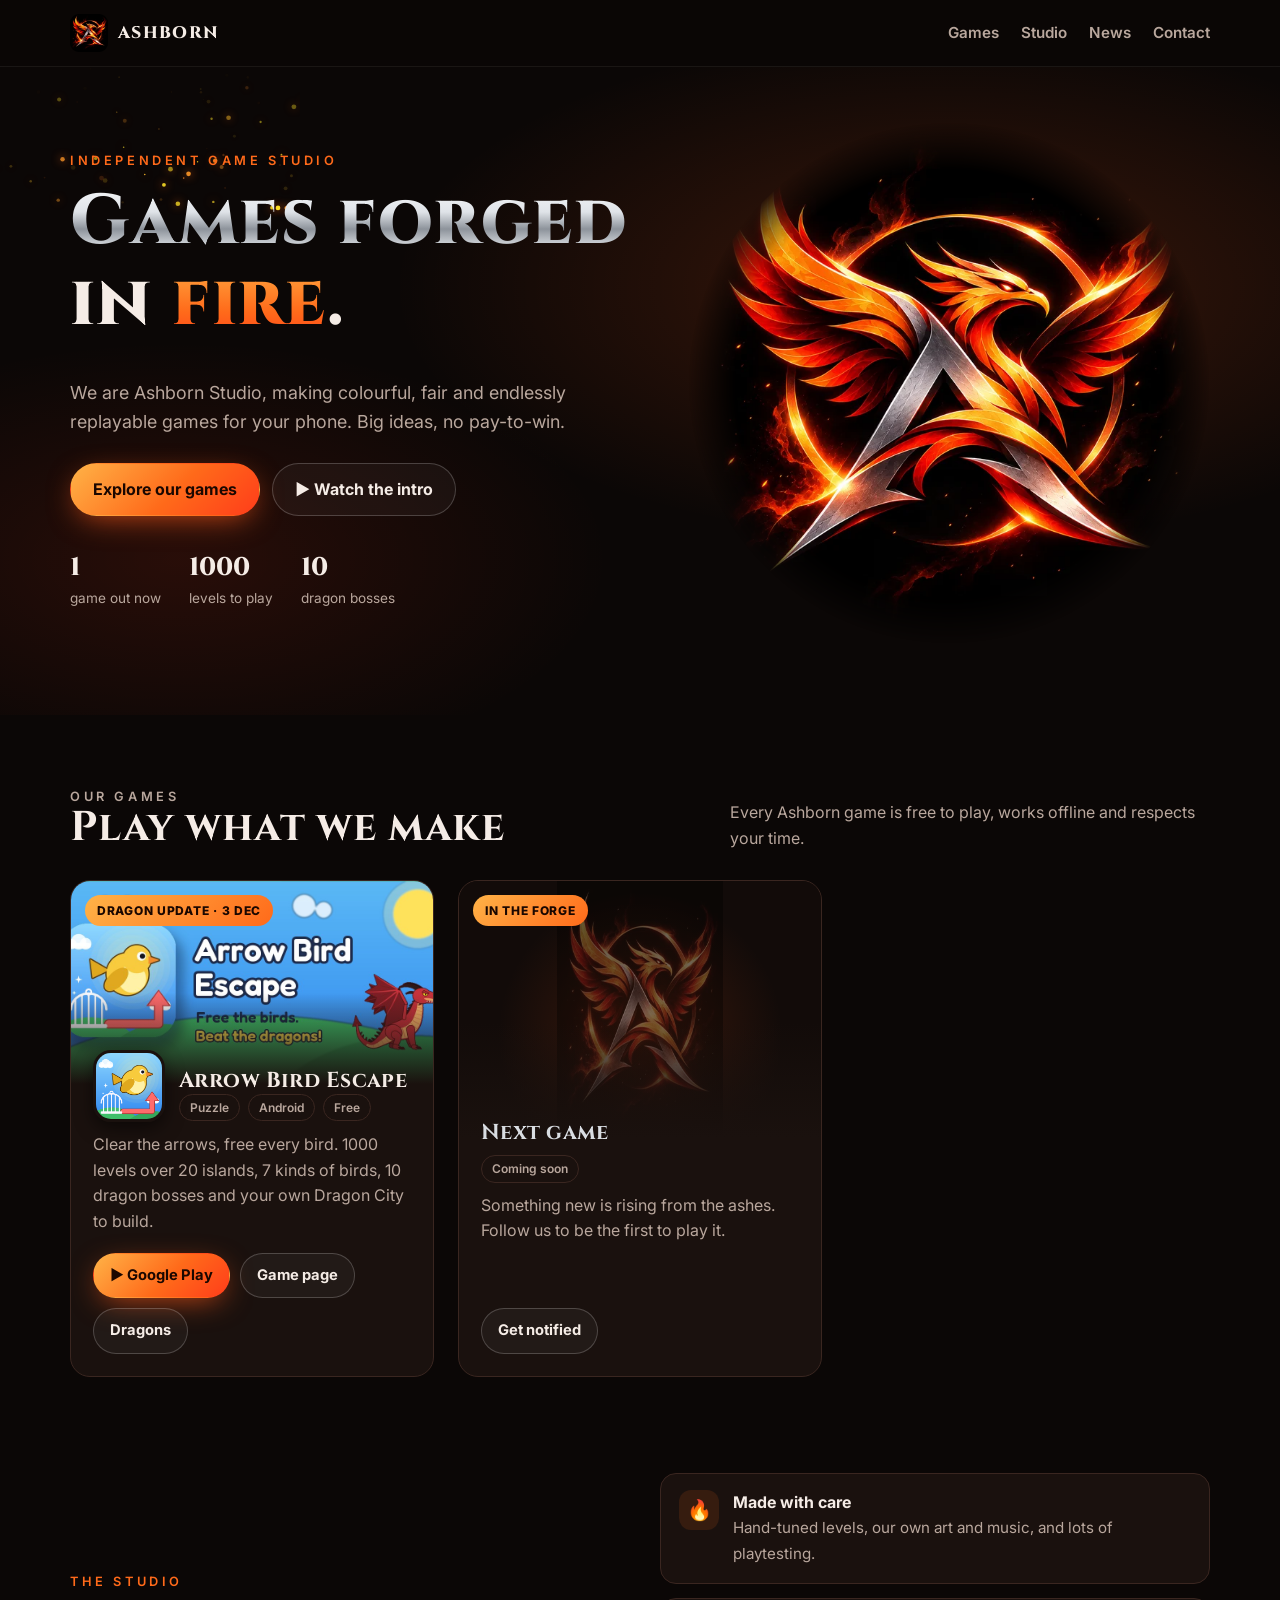
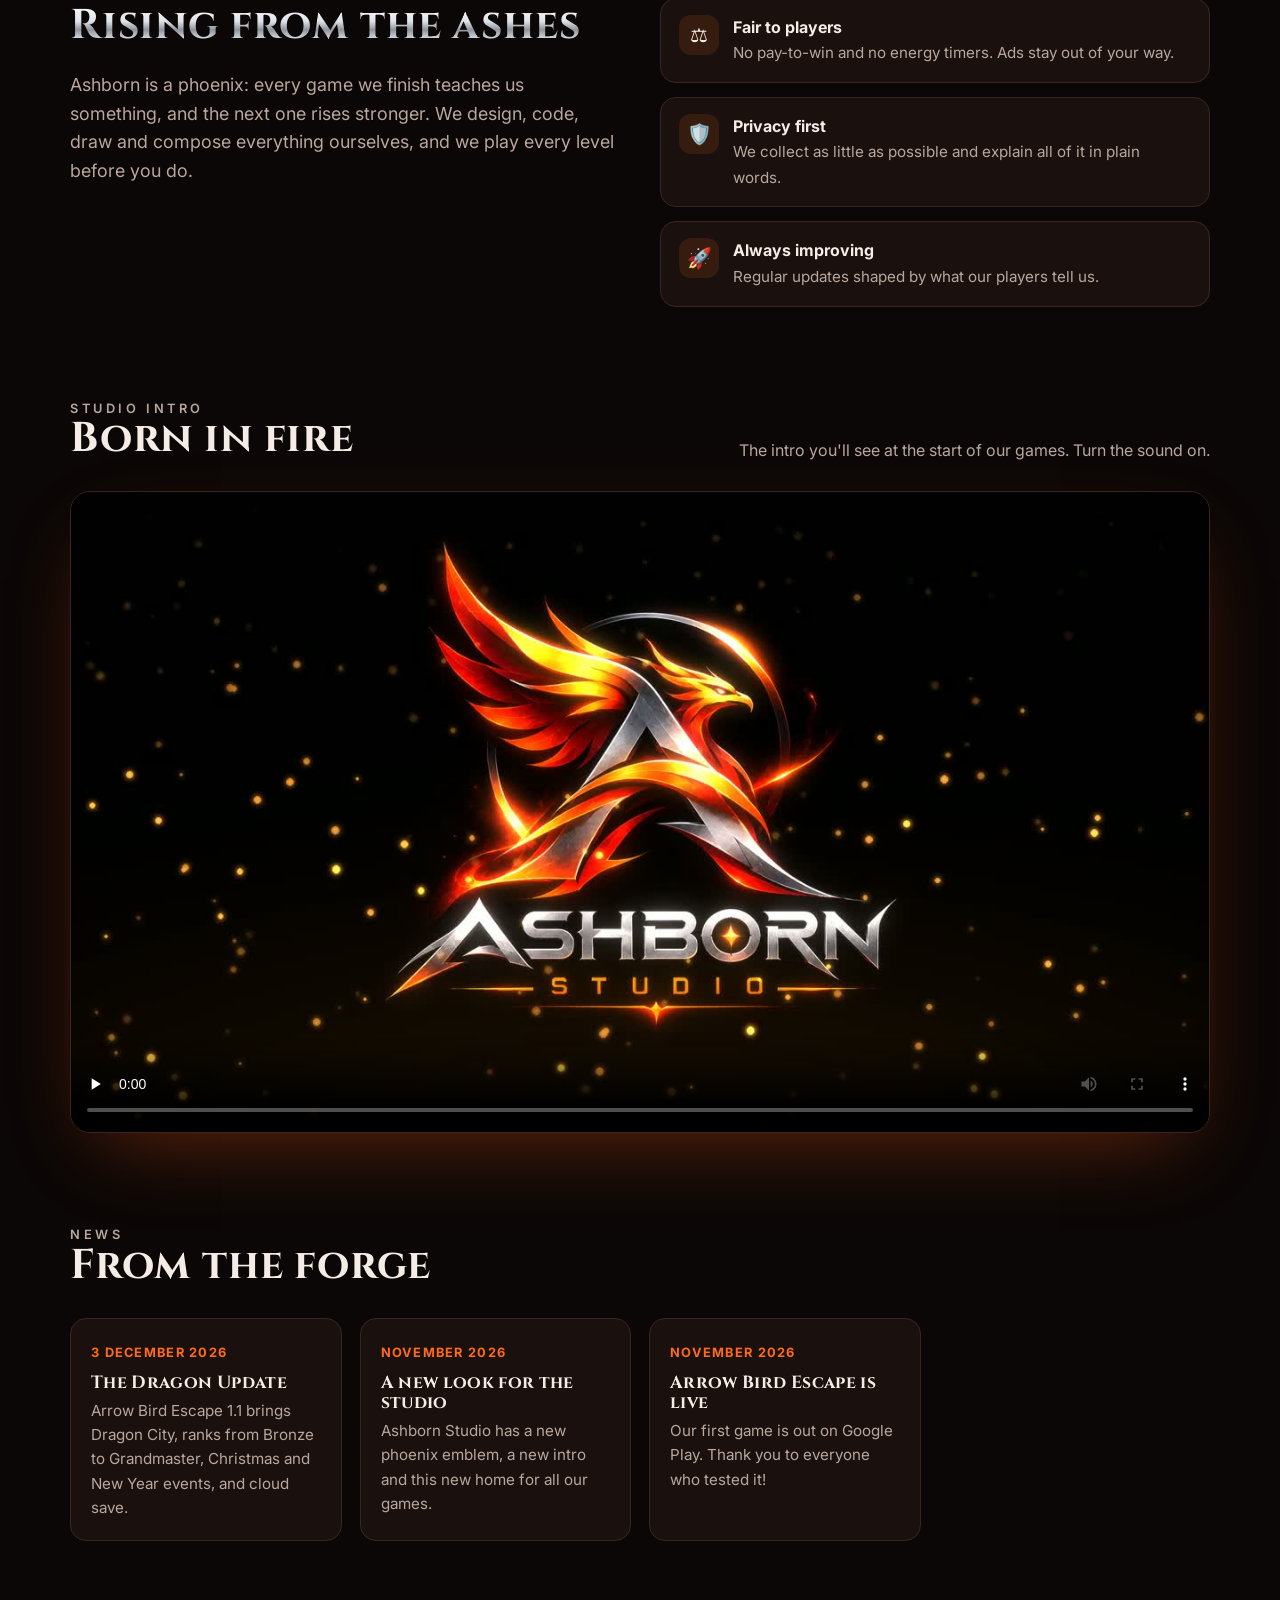
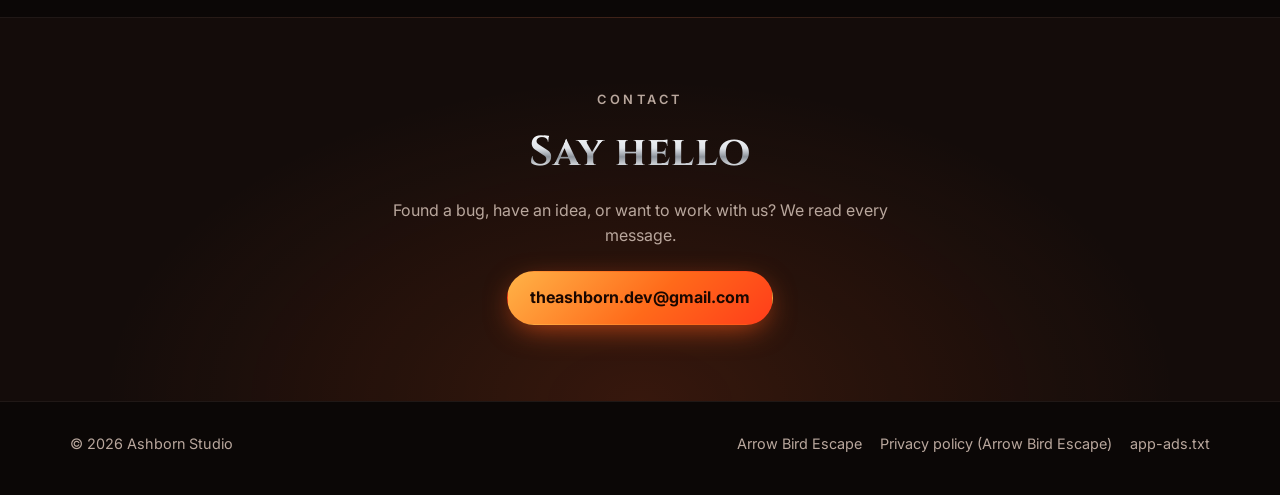
<file: index.html>
<!doctype html>
<html lang="en">
<head>
<meta charset="utf-8">
<meta name="viewport" content="width=device-width, initial-scale=1, viewport-fit=cover">
<title>Ashborn Studio · Indie games forged in fire</title>
<meta name="description" content="Ashborn Studio is an independent game studio making colourful, fair and replayable mobile games. Home of Arrow Bird Escape.">
<meta name="theme-color" content="#0b0706">
<link rel="canonical" href="https://theashborndev.github.io/">
<link rel="icon" type="image/png" href="favicon.png">
<link rel="apple-touch-icon" href="apple-touch-icon.png">
<meta property="og:type" content="website">
<meta property="og:site_name" content="Ashborn Studio">
<meta property="og:title" content="Ashborn Studio · Indie games forged in fire">
<meta property="og:description" content="An independent game studio making colourful, fair and replayable mobile games.">
<meta property="og:image" content="https://theashborndev.github.io/studio/og.jpg">
<meta property="og:url" content="https://theashborndev.github.io/">
<meta name="twitter:card" content="summary_large_image">
<link rel="preconnect" href="https://fonts.googleapis.com">
<link rel="preconnect" href="https://fonts.gstatic.com" crossorigin>
<link rel="stylesheet" href="https://fonts.googleapis.com/css2?family=Cinzel:wght@600;800&family=Inter:wght@400;500;600;700&display=swap">
<style>
  :root {
    --bg: #0b0706; --bg2: #140c0a; --card: #1a110e; --line: #3a2620;
    --text: #f5ece6; --dim: #b9a79d; --fire: #ff6a1a; --fire2: #ffb347; --ember: #ff3d1a; --silver: #d9dde2;
    --r: 20px;
  }
  * { box-sizing: border-box; }
  html { scroll-behavior: smooth; }
  body { margin: 0; background: var(--bg); color: var(--text); font: 16px/1.6 Inter, system-ui, sans-serif; -webkit-font-smoothing: antialiased; }
  a { color: var(--fire2); }
  img, video { max-width: 100%; display: block; }
  .wrap { width: min(1140px, 100% - 32px); margin-inline: auto; }
  .skip { position: absolute; left: -999px; }
  .skip:focus { left: 16px; top: 16px; background: #fff; color: #000; padding: 8px 12px; z-index: 99; }
  h1, h2, h3 { font-family: Cinzel, Georgia, serif; line-height: 1.15; margin: 0 0 .5em; letter-spacing: .02em; }
  .kicker { font: 600 .8rem/1 Inter, sans-serif; letter-spacing: .28em; text-transform: uppercase; color: var(--fire); margin: 0 0 14px; }
  .metal { background: linear-gradient(180deg, #fff 0%, #dfe3e8 40%, #8d939b 58%, #eef1f4 82%, #a9afb7 100%); -webkit-background-clip: text; background-clip: text; color: transparent; }
  .btn { display: inline-flex; align-items: center; gap: 10px; padding: 13px 22px; border-radius: 999px; font-weight: 700; text-decoration: none; border: 1px solid transparent; transition: transform .15s, box-shadow .2s, background .2s; }
  .btn:hover { transform: translateY(-2px); }
  .btn-fire { background: linear-gradient(135deg, var(--fire2), var(--fire) 55%, var(--ember)); color: #1a0700; box-shadow: 0 8px 30px -8px #ff5a1acc; }
  .btn-ghost { border-color: #ffffff33; color: var(--text); background: #ffffff0a; }
  .btn-ghost:hover { background: #ffffff16; }

  /* Header */
  .top { position: sticky; top: 0; z-index: 20; backdrop-filter: blur(10px); background: #0b0706cc; border-bottom: 1px solid #ffffff10; }
  .top .wrap { display: flex; align-items: center; justify-content: space-between; height: 66px; }
  .brand { display: flex; align-items: center; gap: 10px; color: var(--text); text-decoration: none; font: 800 1.05rem Cinzel, serif; letter-spacing: .08em; }
  .brand img { width: 38px; height: 38px; border-radius: 9px; }
  .nav { display: flex; gap: 22px; }
  .nav a { color: var(--dim); text-decoration: none; font-weight: 600; font-size: .95rem; }
  .nav a:hover { color: var(--text); }
  @media (max-width: 640px) { .nav a.hide-sm { display: none; } .nav { gap: 16px; } }

  /* Hero */
  .hero { position: relative; overflow: hidden; padding: 56px 0 72px; isolation: isolate; }
  .hero::before { content: ""; position: absolute; inset: -20% -10% auto; height: 120%; z-index: -2;
    background: radial-gradient(60% 55% at 70% 45%, #ff5a1a33 0%, transparent 60%), radial-gradient(40% 40% at 20% 80%, #ff3d1a1f 0%, transparent 70%); }
  #embers { position: absolute; inset: 0; z-index: -1; pointer-events: none; }
  .hero-grid { display: grid; grid-template-columns: 1.05fr .95fr; gap: 40px; align-items: center; }
  .hero h1 { font-size: clamp(2.4rem, 6vw, 4.4rem); font-weight: 800; }
  .hero h1 .fire { background: linear-gradient(180deg, var(--fire2), var(--fire) 60%, var(--ember)); -webkit-background-clip: text; background-clip: text; color: transparent; }
  .lead { color: var(--dim); font-size: 1.12rem; max-width: 34em; }
  .cta { display: flex; flex-wrap: wrap; gap: 12px; margin-top: 26px; }
  .emblem { position: relative; aspect-ratio: 1; width: min(520px, 100%); margin-inline: auto; border-radius: 50%; }
  .emblem video, .emblem img { width: 100%; height: 100%; object-fit: cover; border-radius: 50%;
    -webkit-mask: radial-gradient(circle, #000 58%, transparent 71%); mask: radial-gradient(circle, #000 58%, transparent 71%); }
  .stats { display: flex; gap: 28px; margin-top: 34px; flex-wrap: wrap; }
  .stat b { display: block; font: 800 1.6rem Cinzel, serif; color: var(--text); }
  .stat span { color: var(--dim); font-size: .85rem; }
  @media (max-width: 860px) { .hero-grid { grid-template-columns: 1fr; } .emblem { width: min(360px, 90%); order: -1; } .hero { padding-top: 24px; } }

  section { padding: 76px 0; }
  .sec-head { display: flex; justify-content: space-between; align-items: end; gap: 20px; margin-bottom: 28px; flex-wrap: wrap; }
  .sec-head h2 { font-size: clamp(1.8rem, 4vw, 2.6rem); margin: 0; }
  .sec-head p { color: var(--dim); margin: 0; max-width: 30em; }

  /* Games */
  .games { display: grid; grid-template-columns: repeat(auto-fill, minmax(min(320px, 100%), 1fr)); gap: 24px; }
  .game { position: relative; background: var(--card); border: 1px solid var(--line); border-radius: var(--r); overflow: hidden; display: flex; flex-direction: column;
    transition: transform .25s, border-color .25s, box-shadow .25s; }
  .game:hover { transform: translateY(-4px); border-color: #ff6a1a66; box-shadow: 0 20px 50px -20px #ff5a1a80; }
  .game .art { aspect-ratio: 16/9; background: #222 center/cover; position: relative; }
  .game .art::after { content: ""; position: absolute; inset: 0; background: linear-gradient(180deg, transparent 55%, var(--card)); }
  .ribbon { position: absolute; top: 14px; left: 14px; z-index: 2; background: linear-gradient(135deg, var(--fire2), var(--fire)); color: #1a0700; font-weight: 800; font-size: .75rem; letter-spacing: .06em; padding: 6px 12px; border-radius: 999px; text-transform: uppercase; }
  .game .body { padding: 0 22px 22px; margin-top: -34px; position: relative; z-index: 1; display: flex; flex-direction: column; gap: 10px; flex: 1; }
  .game .title { display: flex; align-items: center; gap: 14px; }
  .game .icon { width: 72px; height: 72px; border-radius: 18px; border: 3px solid var(--card); box-shadow: 0 6px 18px #0008; }
  .game h3 { font-size: 1.35rem; margin: 18px 0 0; }
  .tags { display: flex; gap: 8px; flex-wrap: wrap; }
  .tag { font-size: .75rem; font-weight: 600; color: var(--dim); border: 1px solid var(--line); padding: 3px 10px; border-radius: 999px; }
  .game p { color: var(--dim); margin: 0; }
  .game .actions { display: flex; gap: 10px; flex-wrap: wrap; margin-top: auto; padding-top: 8px; }
  .game .btn { padding: 10px 16px; font-size: .92rem; }
  .soon .art { display: grid; place-items: center; background: radial-gradient(circle at 50% 60%, #ff5a1a2e, transparent 60%), #120b09; }
  .soon .art img { width: 46%; opacity: .35; filter: grayscale(.3) blur(.5px); animation: breathe 4s ease-in-out infinite; }
  .soon h3 { color: var(--silver); }
  @keyframes breathe { 50% { opacity: .55; transform: scale(1.04); } }

  /* About */
  .about { display: grid; grid-template-columns: 1fr 1fr; gap: 40px; align-items: center; }
  .values { display: grid; gap: 14px; }
  .value { display: flex; gap: 14px; background: var(--card); border: 1px solid var(--line); border-radius: 16px; padding: 16px 18px; }
  .value .ic { flex: none; width: 40px; height: 40px; border-radius: 12px; display: grid; place-items: center; background: #ff6a1a1f; font-size: 1.25rem; }
  .value b { display: block; }
  .value span { color: var(--dim); font-size: .95rem; }
  @media (max-width: 860px) { .about { grid-template-columns: 1fr; } }

  /* Intro reel */
  .reel { border-radius: var(--r); overflow: hidden; border: 1px solid var(--line); background: #000; box-shadow: 0 30px 80px -30px #ff5a1a66; }
  .reel video { width: 100%; aspect-ratio: 16/9; }

  /* News */
  .news { display: grid; grid-template-columns: repeat(auto-fill, minmax(min(260px, 100%), 1fr)); gap: 18px; }
  .post { background: var(--card); border: 1px solid var(--line); border-radius: 16px; padding: 20px; }
  .post time { color: var(--fire); font-weight: 700; font-size: .8rem; letter-spacing: .1em; text-transform: uppercase; }
  .post h3 { font-size: 1.1rem; margin: 8px 0 6px; }
  .post p { color: var(--dim); margin: 0; font-size: .95rem; }

  /* Contact */
  .contact { text-align: center; background: radial-gradient(60% 120% at 50% 100%, #ff5a1a26, transparent 70%), var(--bg2); border-block: 1px solid #ffffff0d; }
  .contact h2 { font-size: clamp(1.8rem, 4vw, 2.6rem); }
  .contact p { color: var(--dim); max-width: 34em; margin: 0 auto 22px; }

  footer { padding: 30px 0 40px; color: var(--dim); font-size: .9rem; }
  footer .wrap { display: flex; justify-content: space-between; gap: 18px; flex-wrap: wrap; align-items: center; }
  footer nav { display: flex; gap: 18px; flex-wrap: wrap; }
  footer a { color: var(--dim); text-decoration: none; }
  footer a:hover { color: var(--text); }

  .reveal { opacity: 0; transform: translateY(18px); transition: opacity .7s, transform .7s; }
  .reveal.in { opacity: 1; transform: none; }
  @media (prefers-reduced-motion: reduce) { .reveal { opacity: 1; transform: none; transition: none; } .soon .art img { animation: none; } html { scroll-behavior: auto; } }
</style>
</head>
<body>
<a class="skip" href="#main">Skip to content</a>
<header class="top">
  <div class="wrap">
    <a class="brand" href="./" aria-label="Ashborn Studio home"><img src="studio/emblem-256.webp" alt="" width="38" height="38">ASHBORN</a>
    <nav class="nav" aria-label="Main">
      <a href="#games">Games</a>
      <a href="#studio" class="hide-sm">Studio</a>
      <a href="#news" class="hide-sm">News</a>
      <a href="#contact">Contact</a>
    </nav>
  </div>
</header>

<main id="main">
  <div class="hero">
    <canvas id="embers" aria-hidden="true"></canvas>
    <div class="wrap hero-grid">
      <div>
        <p class="kicker">Independent game studio</p>
        <h1><span class="metal">Games</span> <span class="metal">forged</span><br>in <span class="fire">fire</span>.</h1>
        <p class="lead">We are Ashborn Studio, making colourful, fair and endlessly replayable games for your phone. Big ideas, no pay-to-win.</p>
        <div class="cta">
          <a class="btn btn-fire" href="#games">Explore our games</a>
          <a class="btn btn-ghost" href="#reel">▶ Watch the intro</a>
        </div>
        <div class="stats">
          <div class="stat"><b>1</b><span>game out now</span></div>
          <div class="stat"><b>1000</b><span>levels to play</span></div>
          <div class="stat"><b>10</b><span>dragon bosses</span></div>
        </div>
      </div>
      <div class="emblem">
        <video autoplay muted loop playsinline poster="studio/emblem.webp" aria-label="The Ashborn Studio phoenix emblem, burning">
          <source src="studio/emblem-loop.mp4" type="video/mp4">
        </video>
      </div>
    </div>
  </div>

  <section id="games">
    <div class="wrap">
      <div class="sec-head reveal">
        <div><p class="kicker">Our games</p><h2>Play what we make</h2></div>
        <p>Every Ashborn game is free to play, works offline and respects your time.</p>
      </div>
      <div class="games">
        <article class="game reveal">
          <div class="art" style="background-image:url('arrow-bird-escape/img/banner.jpg')"><span class="ribbon">Dragon Update · 3 Dec</span></div>
          <div class="body">
            <div class="title">
              <img class="icon" src="arrow-bird-escape/img/icon.png" alt="Arrow Bird Escape icon" width="72" height="72">
              <div><h3>Arrow Bird Escape</h3><div class="tags"><span class="tag">Puzzle</span><span class="tag">Android</span><span class="tag">Free</span></div></div>
            </div>
            <p>Clear the arrows, free every bird. 1000 levels over 20 islands, 7 kinds of birds, 10 dragon bosses and your own Dragon City to build.</p>
            <div class="actions">
              <a class="btn btn-fire" href="https://play.google.com/store/apps/details?id=com.mhssolutions.arrowbirdescape" target="_blank" rel="noopener">▶ Google Play</a>
              <a class="btn btn-ghost" href="arrow-bird-escape/">Game page</a>
              <a class="btn btn-ghost" href="arrow-bird-escape/dragons.html">Dragons</a>
            </div>
          </div>
        </article>

        <article class="game soon reveal">
          <div class="art"><img src="studio/emblem-256.webp" alt="" width="256" height="256"><span class="ribbon">In the forge</span></div>
          <div class="body">
            <h3>Next game</h3>
            <div class="tags"><span class="tag">Coming soon</span></div>
            <p>Something new is rising from the ashes. Follow us to be the first to play it.</p>
            <div class="actions"><a class="btn btn-ghost" href="#contact">Get notified</a></div>
          </div>
        </article>
      </div>
    </div>
  </section>

  <section id="studio" style="padding-top:20px">
    <div class="wrap about">
      <div class="reveal">
        <p class="kicker">The studio</p>
        <h2 class="metal" style="font-size:clamp(1.8rem,4vw,2.6rem)">Rising from the ashes</h2>
        <p class="lead">Ashborn is a phoenix: every game we finish teaches us something, and the next one rises stronger. We design, code, draw and compose everything ourselves, and we play every level before you do.</p>
      </div>
      <div class="values reveal">
        <div class="value"><div class="ic">🔥</div><div><b>Made with care</b><span>Hand-tuned levels, our own art and music, and lots of playtesting.</span></div></div>
        <div class="value"><div class="ic">⚖️</div><div><b>Fair to players</b><span>No pay-to-win and no energy timers. Ads stay out of your way.</span></div></div>
        <div class="value"><div class="ic">🛡️</div><div><b>Privacy first</b><span>We collect as little as possible and explain all of it in plain words.</span></div></div>
        <div class="value"><div class="ic">🚀</div><div><b>Always improving</b><span>Regular updates shaped by what our players tell us.</span></div></div>
      </div>
    </div>
  </section>

  <section id="reel" style="padding-top:20px">
    <div class="wrap">
      <div class="sec-head reveal"><div><p class="kicker">Studio intro</p><h2>Born in fire</h2></div><p>The intro you'll see at the start of our games. Turn the sound on.</p></div>
      <div class="reel reveal">
        <video controls playsinline preload="none" poster="studio/intro-poster.jpg">
          <source src="studio/intro.mp4" type="video/mp4">
        </video>
      </div>
    </div>
  </section>

  <section id="news" style="padding-top:20px">
    <div class="wrap">
      <div class="sec-head reveal"><div><p class="kicker">News</p><h2>From the forge</h2></div></div>
      <div class="news">
        <article class="post reveal"><time datetime="2026-12-03">3 December 2026</time><h3>The Dragon Update</h3><p>Arrow Bird Escape 1.1 brings Dragon City, ranks from Bronze to Grandmaster, Christmas and New Year events, and cloud save.</p></article>
        <article class="post reveal"><time datetime="2026-11-14">November 2026</time><h3>A new look for the studio</h3><p>Ashborn Studio has a new phoenix emblem, a new intro and this new home for all our games.</p></article>
        <article class="post reveal"><time datetime="2026-11-06">November 2026</time><h3>Arrow Bird Escape is live</h3><p>Our first game is out on Google Play. Thank you to everyone who tested it!</p></article>
      </div>
    </div>
  </section>

  <section class="contact" id="contact">
    <div class="wrap reveal">
      <p class="kicker">Contact</p>
      <h2 class="metal">Say hello</h2>
      <p>Found a bug, have an idea, or want to work with us? We read every message.</p>
      <a class="btn btn-fire" href="mailto:theashborn.dev@gmail.com">theashborn.dev@gmail.com</a>
    </div>
  </section>
</main>

<footer>
  <div class="wrap">
    <span>© <span data-year>2026</span> Ashborn Studio</span>
    <nav aria-label="Footer">
      <a href="arrow-bird-escape/">Arrow Bird Escape</a>
      <a href="arrow-bird-escape/privacy.html">Privacy policy (Arrow Bird Escape)</a>
      <a href="app-ads.txt">app-ads.txt</a>
    </nav>
  </div>
</footer>

<script>
document.querySelectorAll("[data-year]").forEach(function (el) { el.textContent = new Date().getFullYear(); });
// Fade sections in as they scroll into view.
(function () {
  var els = document.querySelectorAll(".reveal");
  if (!("IntersectionObserver" in window)) { els.forEach(function (e) { e.classList.add("in"); }); return; }
  var io = new IntersectionObserver(function (es) { es.forEach(function (e) { if (e.isIntersecting) { e.target.classList.add("in"); io.unobserve(e.target); } }); }, { threshold: .12 });
  els.forEach(function (e) { io.observe(e); });
})();
// Rising embers behind the hero.
(function () {
  var c = document.getElementById("embers"); if (!c || matchMedia("(prefers-reduced-motion: reduce)").matches) return;
  var x = c.getContext("2d"), P = [], W, H, dpr = Math.min(2, window.devicePixelRatio || 1);
  function size() { W = c.clientWidth; H = c.clientHeight; c.width = W * dpr; c.height = H * dpr; x.setTransform(dpr, 0, 0, dpr, 0, 0); }
  size(); addEventListener("resize", size);
  for (var i = 0; i < 70; i++) P.push({ x: Math.random() * W, y: Math.random() * H, v: .3 + Math.random() * .9, r: .6 + Math.random() * 2, p: Math.random() * 6 });
  (function tick(t) {
    x.clearRect(0, 0, W, H);
    P.forEach(function (e) {
      e.y -= e.v; e.x += Math.sin(t / 900 + e.p) * .3;
      if (e.y < -10) { e.y = H + 10; e.x = Math.random() * W; }
      var a = Math.min(1, e.y / H * 1.4) * (.55 + .45 * Math.sin(t / 200 + e.p * 3));
      x.beginPath(); x.arc(e.x, e.y, e.r, 0, 7);
      x.fillStyle = "rgba(255," + (120 + (e.p * 20 | 0)) + ",40," + a.toFixed(2) + ")";
      x.shadowColor = "#ff6a1a"; x.shadowBlur = 8; x.fill();
    });
    requestAnimationFrame(tick);
  })(0);
})();
</script>
</body>
</html>
</file>
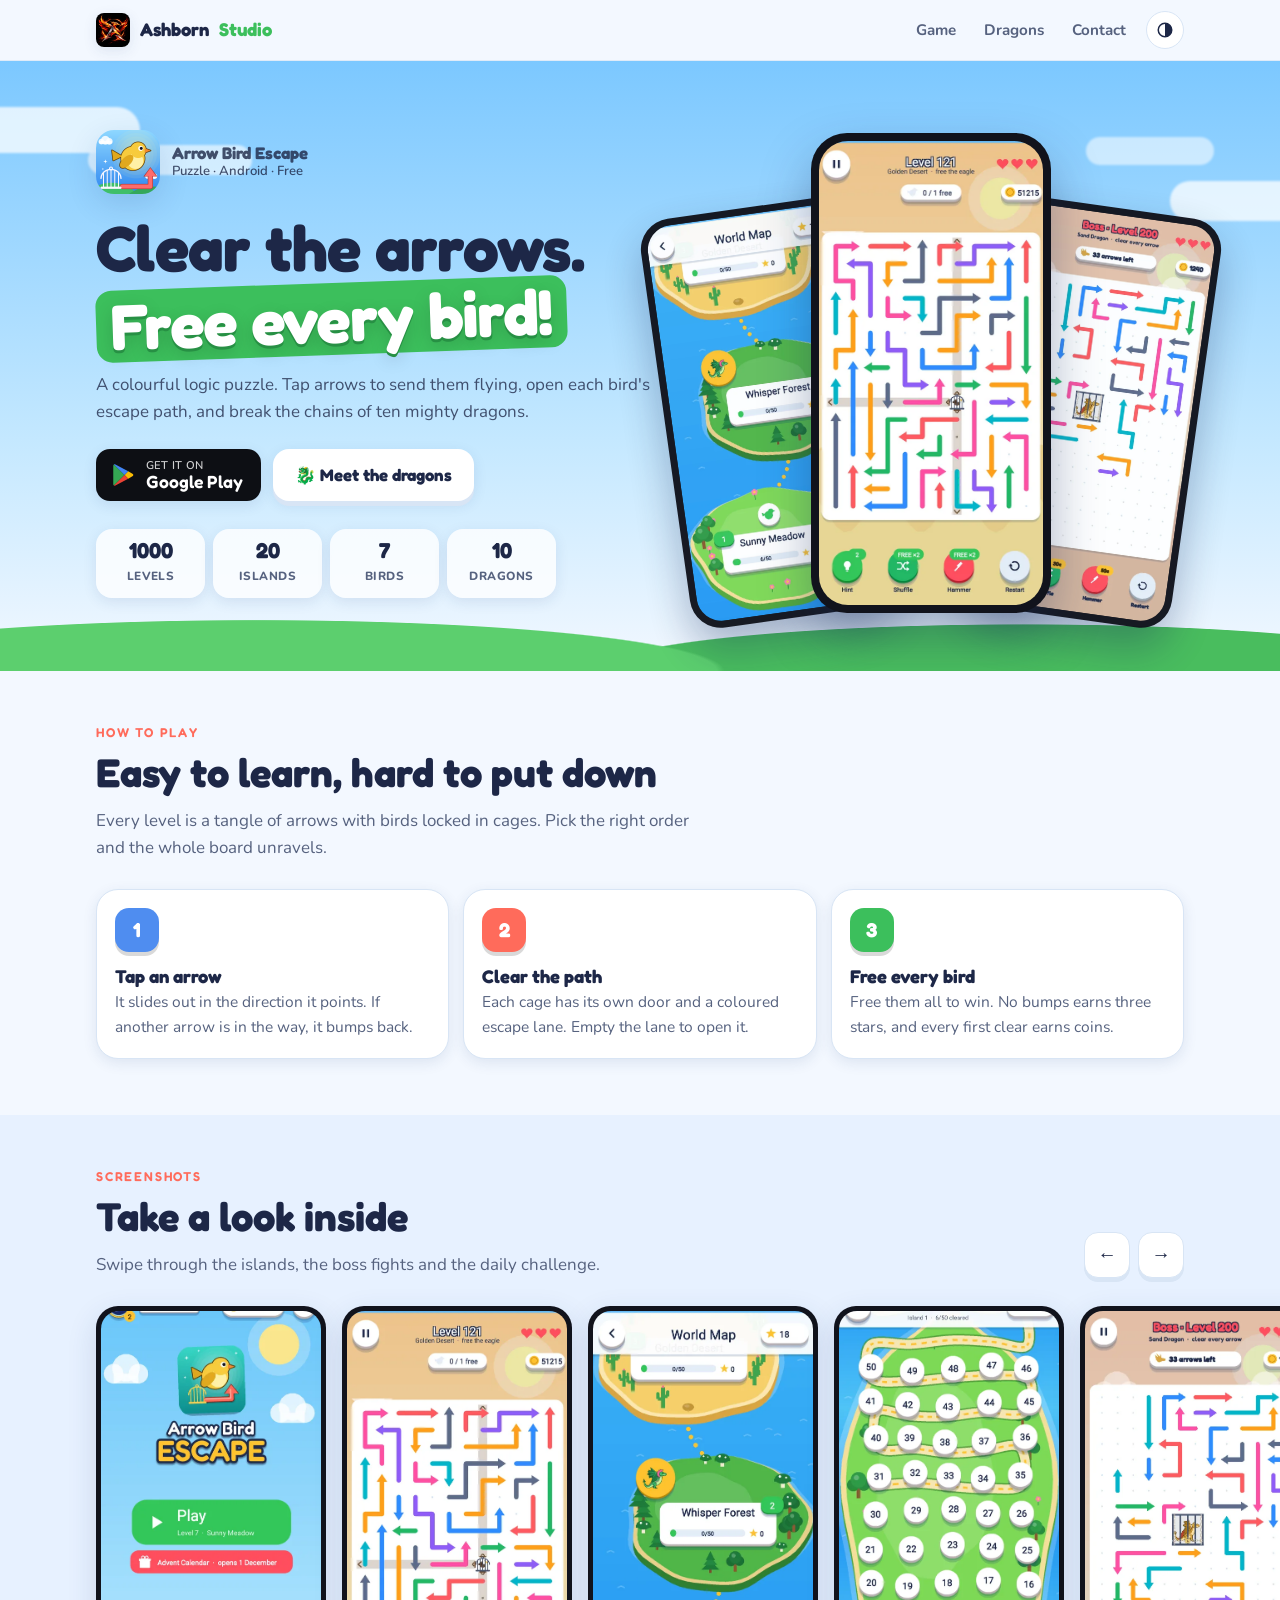
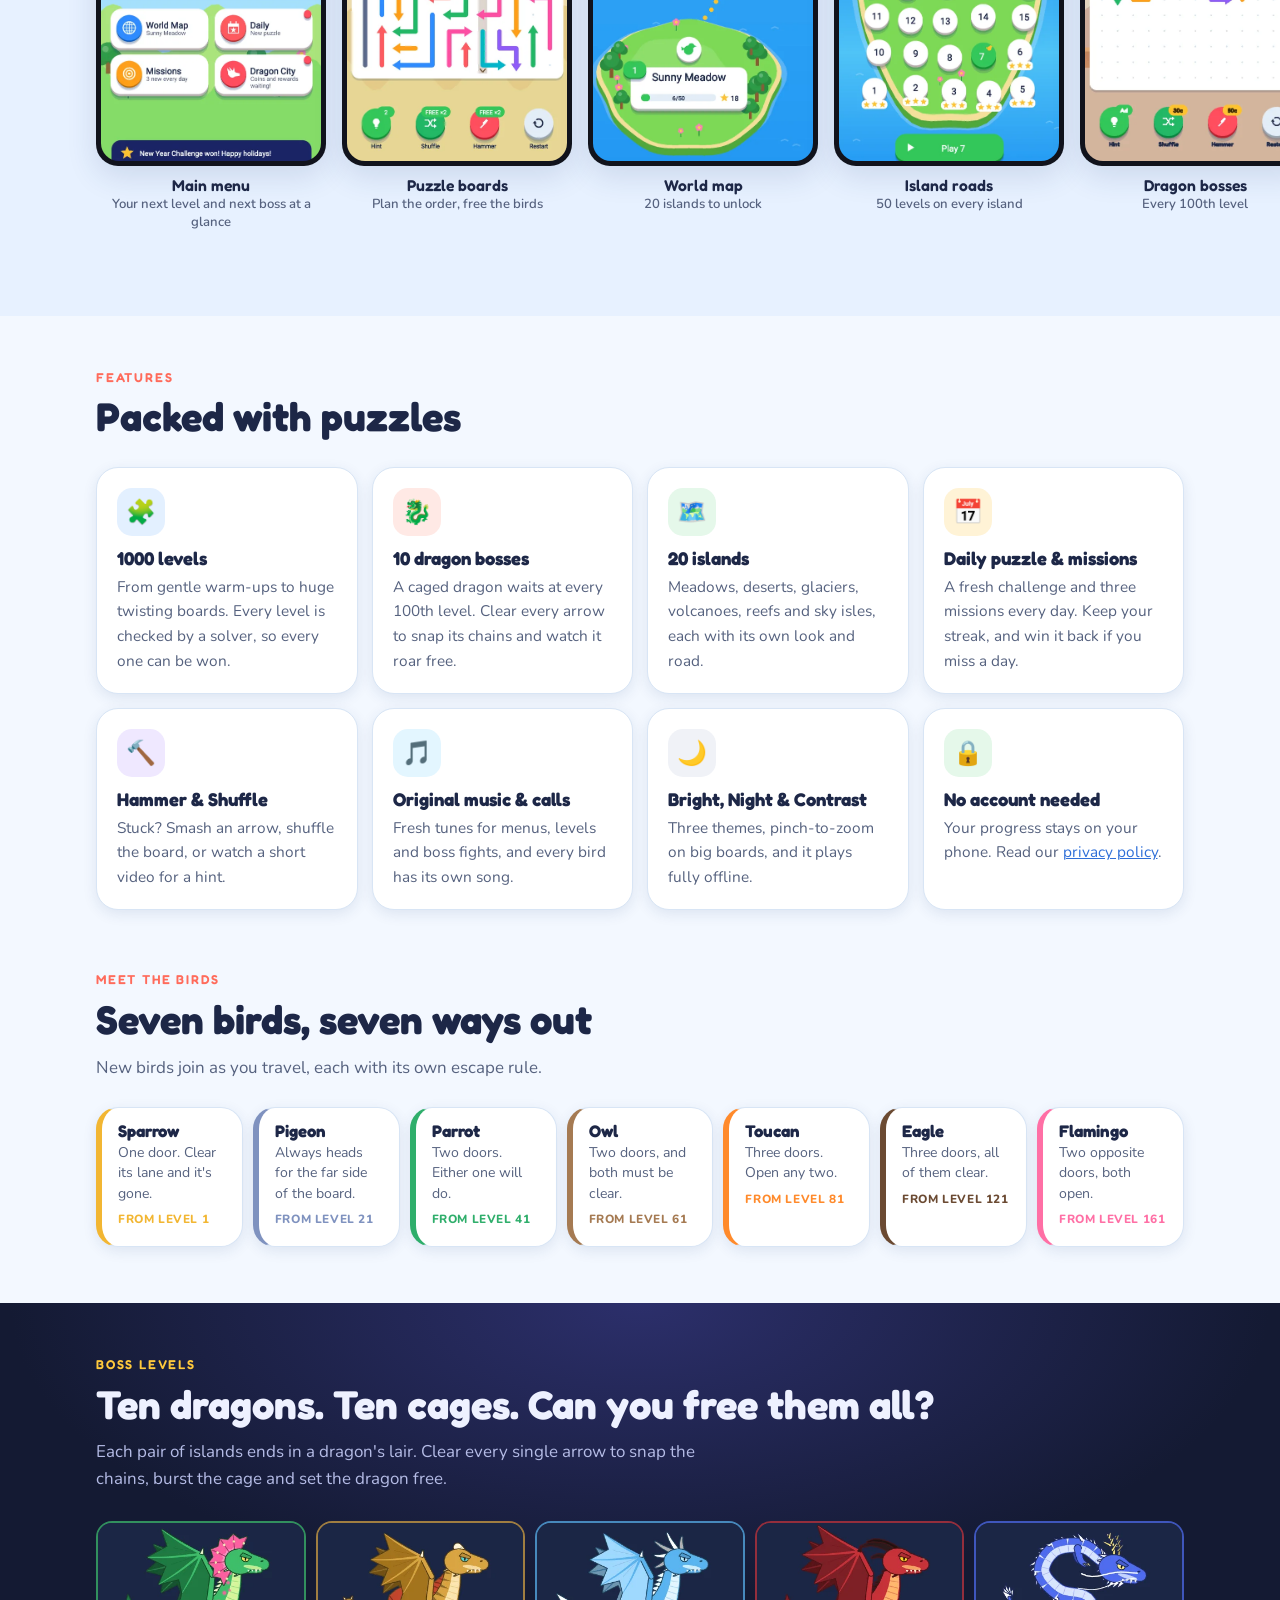
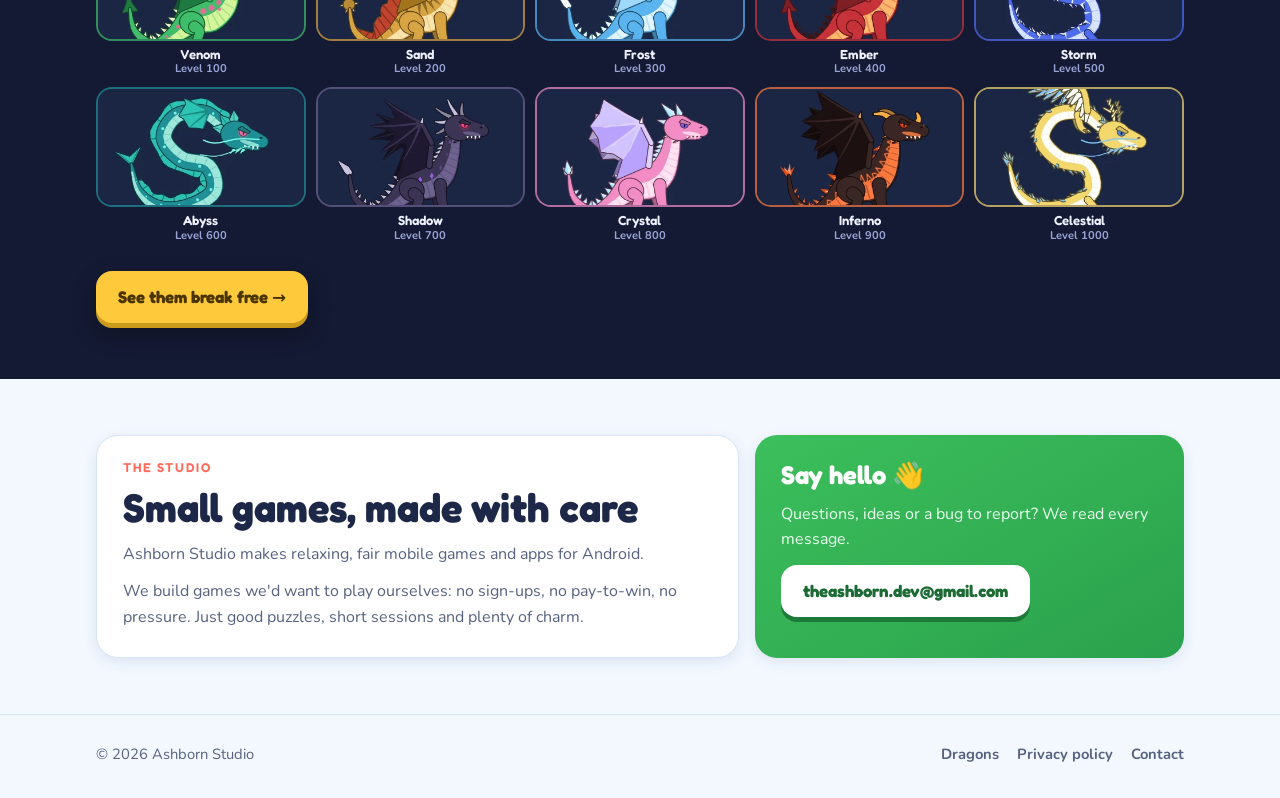
<file: arrow-bird-escape/index.html>
<!doctype html>
<html lang="en">
<head>
<meta charset="utf-8">
<meta name="viewport" content="width=device-width, initial-scale=1, viewport-fit=cover">
<title>Arrow Bird Escape · Ashborn Studio</title>
<meta name="description" content="Arrow Bird Escape: a colourful logic puzzle for Android. Clear the arrows, free every bird and break the chains of 10 dragons across 1000 levels. Made by Ashborn Studio.">
<meta name="theme-color" content="#7cc8ff" media="(prefers-color-scheme: light)">
<meta name="theme-color" content="#131130" media="(prefers-color-scheme: dark)">
<link rel="canonical" href="https://theashborndev.github.io/arrow-bird-escape/">
<link rel="icon" type="image/png" href="../favicon.png">
<link rel="apple-touch-icon" href="../apple-touch-icon.png">
<meta property="og:type" content="website">
<meta property="og:site_name" content="Ashborn Studio">
<meta property="og:title" content="Arrow Bird Escape · Clear the arrows, free every bird">
<meta property="og:description" content="1000 levels, 20 islands, 7 kinds of birds and 10 dragon bosses. A relaxing logic puzzle for Android.">
<meta property="og:image" content="https://theashborndev.github.io/arrow-bird-escape/img/banner.jpg">
<meta property="og:url" content="https://theashborndev.github.io/arrow-bird-escape/">
<meta name="twitter:card" content="summary_large_image">
<script>try{var t=localStorage.getItem("mhs-theme");if(t)document.documentElement.setAttribute("data-theme",t)}catch(e){}</script>
<link rel="preconnect" href="https://fonts.googleapis.com">
<link rel="preconnect" href="https://fonts.gstatic.com" crossorigin>
<link rel="stylesheet" href="https://fonts.googleapis.com/css2?family=Fredoka:wght@500;600;700&family=Nunito:wght@500;700;800&display=swap">
<link rel="stylesheet" href="../site.css">
<style>
  /* Hero: sky with clouds and hills, phone mockups */
  .hero {
    position: relative; overflow: hidden; padding: 36px 0 0;
    background: linear-gradient(180deg, var(--sky-1) 0%, var(--sky-2) 62%, var(--bg) 100%);
  }
  .hero::before, .hero::after {
    content: ""; position: absolute; border-radius: 999px; background: rgba(255,255,255,.75); filter: blur(1px);
  }
  .hero::before { width: 180px; height: 46px; top: 46px; left: -40px; box-shadow: 120px 30px 0 -8px rgba(255,255,255,.6); }
  .hero::after { width: 140px; height: 40px; top: 120px; right: -30px; box-shadow: -90px -50px 0 -6px rgba(255,255,255,.55); }
  :root[data-theme="dark"] .hero::before, :root[data-theme="dark"] .hero::after { opacity: .08; }
  @media (prefers-color-scheme: dark) { :root:not([data-theme="light"]) .hero::before, :root:not([data-theme="light"]) .hero::after { opacity: .08; } }
  .hero-grid { position: relative; z-index: 1; display: grid; gap: 28px; align-items: center; }
  .hero-copy { text-align: center; }
  .app-id { display: inline-flex; align-items: center; gap: 12px; margin-bottom: 18px; }
  .app-id img { width: 64px; height: 64px; border-radius: 18px; box-shadow: var(--shadow); }
  .app-id span { text-align: left; font: 600 .82rem/1.3 var(--body); color: var(--ink); opacity: .8; }
  .app-id b { display: block; font: 700 1.05rem/1.2 var(--display); opacity: 1; }
  .hero h1 { font-size: clamp(2.3rem, 9vw, 4rem); letter-spacing: -.01em; color: var(--ink); }
  .hero h1 em { font-style: normal; color: #fff; -webkit-text-stroke: 0; text-shadow: 0 3px 0 var(--green-lip), 0 6px 18px rgba(0,0,0,.15);
                background: var(--green); padding: 0 .22em; border-radius: .25em; display: inline-block; transform: rotate(-2deg); }
  .hero .lead { margin: 16px auto 0; color: color-mix(in srgb, var(--ink) 78%, transparent); }
  .cta { display: flex; flex-wrap: wrap; justify-content: center; gap: 12px; margin-top: 24px; }
  .stats { display: grid; grid-template-columns: repeat(4, 1fr); gap: 8px; margin: 28px auto 0; max-width: 460px; }
  .stat { background: color-mix(in srgb, var(--card) 80%, transparent); border-radius: 16px; padding: 10px 4px; text-align: center; box-shadow: var(--shadow-sm); }
  .stat b { display: block; font: 700 1.35rem/1.1 var(--display); color: var(--ink); font-variant-numeric: tabular-nums; }
  .stat span { font-size: .74rem; font-weight: 800; color: var(--dim); text-transform: uppercase; letter-spacing: .04em; }

  .phones { position: relative; height: 420px; margin: 8px auto -40px; width: 100%; max-width: 420px; }
  .phone {
    position: absolute; width: 196px; aspect-ratio: 1 / 2; border-radius: 30px; padding: 7px; background: #11131c;
    box-shadow: 0 24px 50px rgba(20, 40, 90, .35);
  }
  .phone img { width: 100%; height: 100%; object-fit: cover; border-radius: 24px; }
  .phone.front { left: 50%; top: 0; transform: translateX(-50%); z-index: 2; }
  .phone.back-l { left: 50%; top: 40px; transform: translateX(-118%) rotate(-8deg) scale(.86); opacity: .97; }
  .phone.back-r { left: 50%; top: 40px; transform: translateX(18%) rotate(8deg) scale(.86); opacity: .97; }
  .hills { position: relative; height: 70px; margin-top: -2px;
    background: radial-gradient(60% 120% at 20% 100%, #5ccf6e 60%, transparent 61%),
                radial-gradient(55% 110% at 80% 100%, #49bd5e 60%, transparent 61%); }
  :root[data-theme="dark"] .hills { filter: brightness(.45) saturate(.8); }
  @media (prefers-color-scheme: dark) { :root:not([data-theme="light"]) .hills { filter: brightness(.45) saturate(.8); } }

  @media (min-width: 900px) {
    .hero { padding-top: 64px; }
    .hero-grid { grid-template-columns: 1.05fr .95fr; gap: 24px; }
    .hero-copy { text-align: left; }
    .hero .lead { margin-left: 0; }
    .cta { justify-content: flex-start; }
    .stats { margin-left: 0; }
    .phones { height: 520px; max-width: 520px; margin-bottom: -50px; }
    .phone { width: 240px; border-radius: 36px; padding: 8px; }
    .phone img { border-radius: 29px; }
  }
  @media (max-width: 380px) {
    .phones { height: 360px; }
    .phone { width: 164px; }
  }

  /* How to play */
  .steps { display: grid; gap: 14px; margin-top: 28px; }
  .step { display: grid; grid-template-columns: auto 1fr; gap: 14px; align-items: start; padding: 18px; }
  .step .n { width: 44px; height: 44px; border-radius: 14px; display: grid; place-items: center; color: #fff; font: 700 1.25rem var(--display); box-shadow: 0 4px 0 rgba(0,0,0,.15); }
  .step h3 { font-size: 1.15rem; margin-bottom: 4px; }
  .step p { color: var(--dim); font-size: .97rem; }
  @media (min-width: 760px) { .steps { grid-template-columns: repeat(3, 1fr); } .step { grid-template-columns: 1fr; } }

  /* Screenshots */
  .shots-sec { background: var(--bg-2); }
  .shots-head { display: flex; align-items: end; justify-content: space-between; gap: 16px; flex-wrap: wrap; }
  .arrows { display: none; gap: 8px; }
  .arrows button { width: 46px; height: 46px; border-radius: 14px; border: 1px solid var(--line); background: var(--card); color: var(--ink); cursor: pointer; box-shadow: 0 4px 0 var(--line); font-size: 1.2rem; }
  .arrows button:active { transform: translateY(2px); box-shadow: 0 2px 0 var(--line); }
  @media (hover: hover) and (min-width: 760px) { .arrows { display: flex; } }
  .rail {
    display: flex; gap: 16px; overflow-x: auto; scroll-snap-type: x mandatory; overscroll-behavior-x: contain;
    padding: 24px var(--gutter) 28px; margin-top: 4px; scrollbar-width: none;
    scroll-padding-left: var(--gutter);
  }
  .rail::-webkit-scrollbar { display: none; }
  @media (min-width: 1152px) { .rail { padding-left: calc((100vw - 1120px) / 2 + 16px); scroll-padding-left: calc((100vw - 1120px) / 2 + 16px); } }
  .shot { flex: none; width: 62vw; max-width: 230px; scroll-snap-align: start; margin: 0; }
  .shot .frame { aspect-ratio: 1 / 2; border-radius: 22px; overflow: hidden; background: #11131c; padding: 5px; box-shadow: var(--shadow); }
  .shot img { width: 100%; height: 100%; object-fit: cover; border-radius: 18px; }
  .shot figcaption { margin-top: 10px; font: 600 .98rem/1.3 var(--display); text-align: center; }
  .shot figcaption span { display: block; font: 600 .82rem/1.35 var(--body); color: var(--dim); }

  /* Features */
  .features { display: grid; grid-template-columns: repeat(auto-fit, minmax(240px, 1fr)); gap: 14px; margin-top: 28px; }
  .feature { padding: 20px; }
  .feature .ic { width: 48px; height: 48px; border-radius: 15px; display: grid; place-items: center; font-size: 1.5rem; margin-bottom: 12px; }
  .feature h3 { font-size: 1.15rem; margin-bottom: 6px; }
  .feature p { color: var(--dim); font-size: .96rem; }
  @media (max-width: 600px) {
    .features { grid-template-columns: 1fr 1fr; gap: 10px; }
    .feature { padding: 14px; }
    .feature .ic { width: 40px; height: 40px; font-size: 1.25rem; border-radius: 12px; margin-bottom: 8px; }
    .feature h3 { font-size: 1rem; }
    .feature p { font-size: .86rem; line-height: 1.45; }
  }

  /* Birds */
  .birds { display: grid; grid-template-columns: repeat(auto-fit, minmax(140px, 1fr)); gap: 10px; margin-top: 26px; }
  .bird { padding: 14px 16px; border-left: 6px solid var(--c); }
  .bird h3 { font-size: 1.05rem; }
  .bird p { color: var(--dim); font-size: .88rem; line-height: 1.45; margin-top: 2px; }
  .bird small { display: inline-block; margin-top: 6px; font-weight: 800; font-size: .74rem; color: var(--c); text-transform: uppercase; letter-spacing: .05em; }

  /* Dragons band */
  .dragons { background: radial-gradient(900px 420px at 50% 0%, #2c2f6b, #141a33 70%); color: #eef1ff; }
  .dragons .eyebrow { color: var(--gold); }
  .dragons .lead { color: #b5bce6; }
  .roster { display: grid; grid-template-columns: repeat(5, 1fr); gap: 10px; margin: 28px 0; }
  .roster a { display: block; text-decoration: none; color: #eef1ff; text-align: center; }
  .roster img { width: 100%; aspect-ratio: 1; object-fit: cover; border-radius: 16px; background: #1b2445; border: 2px solid color-mix(in srgb, var(--c) 70%, transparent); transition: transform .15s ease; }
  .roster a:hover img { transform: translateY(-3px) rotate(-2deg); }
  .roster span { display: block; margin-top: 6px; font: 600 .82rem/1.2 var(--display); }
  .roster small { display: block; color: #9aa3d6; font: 700 .7rem/1.3 var(--body); }
  @media (max-width: 420px) { .roster { grid-template-columns: repeat(5, 1fr); gap: 6px; } .roster span { font-size: .7rem; } .roster small { display: none; } }
  .btn-gold { background: var(--gold); color: var(--gold-ink); box-shadow: 0 5px 0 #c99a1c, 0 10px 24px rgba(0,0,0,.3); }
  .btn-gold:active { box-shadow: 0 2px 0 #c99a1c; }

  /* Studio + contact */
  .studio { display: grid; gap: 16px; }
  @media (min-width: 860px) { .studio { grid-template-columns: 1.2fr .8fr; } }
  .about, .contact { padding: 26px; }
  .about p + p { margin-top: 12px; }
  .about p { color: var(--dim); }
  .contact { background: linear-gradient(150deg, var(--green), #2aa14c); color: #fff; border: 0; display: grid; gap: 12px; align-content: start; }
  .contact h2 { font-size: 1.6rem; }
  .contact p { color: #eafff0; }
  .contact .btn { justify-self: start; background: #fff; color: #1d6b34; box-shadow: 0 5px 0 #1d7a39; max-width: 100%; overflow-wrap: anywhere; }
</style>
</head>
<body>
<a class="skip" href="#main">Skip to content</a>
<header class="top">
  <div class="wrap">
    <a class="brand" href="../" aria-label="Ashborn Studio home"><img src="../studio/emblem-256.webp" alt="" width="34" height="34" style="border-radius:8px">Ashborn <span class="full">Studio</span></a>
    <nav class="nav" aria-label="Main">
      <a href="#game">Game</a>
      <a href="dragons.html">Dragons</a>
      <a href="#contact">Contact</a>
      <button class="theme-btn" type="button" data-theme-toggle aria-label="Switch light or dark theme">
        <svg viewBox="0 0 24 24" aria-hidden="true"><circle cx="12" cy="12" r="9" fill="none" stroke="currentColor" stroke-width="2"/><path d="M12 3a9 9 0 0 1 0 18z" fill="currentColor"/></svg>
      </button>
    </nav>
  </div>
</header>

<main id="main">
  <div class="hero" id="game">
    <div class="wrap hero-grid">
      <div class="hero-copy">
        <div class="app-id">
          <img src="img/icon.png" alt="Arrow Bird Escape app icon" width="64" height="64">
          <span><b>Arrow Bird Escape</b>Puzzle · Android · Free</span>
        </div>
        <h1>Clear the arrows. <em>Free every bird!</em></h1>
        <p class="lead">A colourful logic puzzle. Tap arrows to send them flying, open each bird's escape path, and break the chains of ten mighty dragons.</p>
        <div class="cta">
          <a class="play-badge" href="https://play.google.com/store/apps/details?id=com.mhssolutions.arrowbirdescape" target="_blank" rel="noopener" aria-label="Get Arrow Bird Escape on Google Play">
            <svg viewBox="0 0 24 24" aria-hidden="true"><path fill="#34A853" d="M3.6 2.3 13.4 12l-9.8 9.7c-.4-.2-.6-.6-.6-1.1V3.4c0-.5.2-.9.6-1.1z"/><path fill="#FBBC04" d="m16.8 15.4-3.4-3.4 3.4-3.4 3.9 2.2c1.1.6 1.1 1.7 0 2.4l-3.9 2.2z"/><path fill="#EA4335" d="M16.8 15.4 13.4 12l-9.8 9.7c.4.2.9.2 1.4-.1l11.8-6.2z"/><path fill="#4285F4" d="M16.8 8.6 5 2.4c-.5-.3-1-.3-1.4-.1l9.8 9.7 3.4-3.4z"/></svg>
            <span><small>Get it on</small>Google Play</span>
          </a>
          <a class="btn btn-light" href="dragons.html">🐉 Meet the dragons</a>
        </div>
        <div class="stats" aria-label="Game at a glance">
          <div class="stat"><b>1000</b><span>levels</span></div>
          <div class="stat"><b>20</b><span>islands</span></div>
          <div class="stat"><b>7</b><span>birds</span></div>
          <div class="stat"><b>10</b><span>dragons</span></div>
        </div>
      </div>
      <div class="phones" aria-hidden="true">
        <div class="phone back-l"><img src="shots/world-map.webp" alt="" width="540" height="1080"></div>
        <div class="phone back-r"><img src="shots/boss.webp" alt="" width="540" height="1080"></div>
        <div class="phone front"><img src="shots/level.webp" alt="" width="540" height="1080" fetchpriority="high"></div>
      </div>
    </div>
    <div class="hills" aria-hidden="true"></div>
  </div>

  <section id="how">
    <div class="wrap">
      <div class="eyebrow">How to play</div>
      <h2 class="h2">Easy to learn, hard to put down</h2>
      <p class="lead">Every level is a tangle of arrows with birds locked in cages. Pick the right order and the whole board unravels.</p>
      <div class="steps">
        <div class="step card"><div class="n" style="background:var(--blue)">1</div><div><h3>Tap an arrow</h3><p>It slides out in the direction it points. If another arrow is in the way, it bumps back.</p></div></div>
        <div class="step card"><div class="n" style="background:var(--coral)">2</div><div><h3>Clear the path</h3><p>Each cage has its own door and a coloured escape lane. Empty the lane to open it.</p></div></div>
        <div class="step card"><div class="n" style="background:var(--green)">3</div><div><h3>Free every bird</h3><p>Free them all to win. No bumps earns three stars, and every first clear earns coins.</p></div></div>
      </div>
    </div>
  </section>

  <section class="shots-sec" id="screens" aria-labelledby="screens-h">
    <div class="wrap shots-head">
      <div>
        <div class="eyebrow">Screenshots</div>
        <h2 class="h2" id="screens-h">Take a look inside</h2>
        <p class="lead">Swipe through the islands, the boss fights and the daily challenge.</p>
      </div>
      <div class="arrows"><button type="button" data-dir="-1" aria-label="Previous screenshots">←</button><button type="button" data-dir="1" aria-label="Next screenshots">→</button></div>
    </div>
    <div class="rail" id="rail" tabindex="0" aria-label="Screenshots, scroll sideways">
      <figure class="shot"><div class="frame"><img src="shots/menu.webp" alt="Main menu with Play button, World Map, Daily, Missions and Dragon City" width="540" height="1080" loading="lazy"></div><figcaption>Main menu<span>Your next level and next boss at a glance</span></figcaption></figure>
      <figure class="shot"><div class="frame"><img src="shots/level.webp" alt="A big puzzle board with a caged eagle and many coloured arrows" width="540" height="1080" loading="lazy"></div><figcaption>Puzzle boards<span>Plan the order, free the birds</span></figcaption></figure>
      <figure class="shot"><div class="frame"><img src="shots/world-map.webp" alt="World map with islands connected by a dotted route" width="540" height="1080" loading="lazy"></div><figcaption>World map<span>20 islands to unlock</span></figcaption></figure>
      <figure class="shot"><div class="frame"><img src="shots/island.webp" alt="Sunny Meadow island with a winding road of 50 levels" width="540" height="1080" loading="lazy"></div><figcaption>Island roads<span>50 levels on every island</span></figcaption></figure>
      <figure class="shot"><div class="frame"><img src="shots/boss.webp" alt="Boss level 200 with the Sand Dragon caged in the centre" width="540" height="1080" loading="lazy"></div><figcaption>Dragon bosses<span>Every 100th level</span></figcaption></figure>
      <figure class="shot"><div class="frame"><img src="shots/dragon-win.webp" alt="Dragon freed: three stars and coin reward" width="540" height="1080" loading="lazy"></div><figcaption>Dragon freed!<span>Big rewards for big wins</span></figcaption></figure>
      <figure class="shot"><div class="frame"><img src="shots/lair.webp" alt="Dragon Lair collection with two dragons freed" width="540" height="1080" loading="lazy"></div><figcaption>Dragon Lair<span>Collect all ten</span></figcaption></figure>
      <figure class="shot"><div class="frame"><img src="shots/missions.webp" alt="Daily missions with coin rewards" width="540" height="1080" loading="lazy"></div><figcaption>Daily missions<span>Three new goals every day</span></figcaption></figure>
      <figure class="shot"><div class="frame"><img src="shots/daily.webp" alt="Daily challenge calendar with streak" width="540" height="1080" loading="lazy"></div><figcaption>Daily challenge<span>A new puzzle every day</span></figcaption></figure>
      <figure class="shot"><div class="frame"><img src="shots/night.webp" alt="A level in the Night theme" width="540" height="1080" loading="lazy"></div><figcaption>Night theme<span>Easy on the eyes</span></figcaption></figure>
    </div>
  </section>

  <section id="features">
    <div class="wrap">
      <div class="eyebrow">Features</div>
      <h2 class="h2">Packed with puzzles</h2>
      <div class="features">
        <div class="feature card"><div class="ic" style="background:#e3f0ff">🧩</div><h3>1000 levels</h3><p>From gentle warm-ups to huge twisting boards. Every level is checked by a solver, so every one can be won.</p></div>
        <div class="feature card"><div class="ic" style="background:#ffe9e5">🐉</div><h3>10 dragon bosses</h3><p>A caged dragon waits at every 100th level. Clear every arrow to snap its chains and watch it roar free.</p></div>
        <div class="feature card"><div class="ic" style="background:#e5f8ea">🗺️</div><h3>20 islands</h3><p>Meadows, deserts, glaciers, volcanoes, reefs and sky isles, each with its own look and road.</p></div>
        <div class="feature card"><div class="ic" style="background:#fff3d6">📅</div><h3>Daily puzzle &amp; missions</h3><p>A fresh challenge and three missions every day. Keep your streak, and win it back if you miss a day.</p></div>
        <div class="feature card"><div class="ic" style="background:#efe8ff">🔨</div><h3>Hammer &amp; Shuffle</h3><p>Stuck? Smash an arrow, shuffle the board, or watch a short video for a hint.</p></div>
        <div class="feature card"><div class="ic" style="background:#e3f6ff">🎵</div><h3>Original music &amp; calls</h3><p>Fresh tunes for menus, levels and boss fights, and every bird has its own song.</p></div>
        <div class="feature card"><div class="ic" style="background:#f0f2f7">🌙</div><h3>Bright, Night &amp; Contrast</h3><p>Three themes, pinch-to-zoom on big boards, and it plays fully offline.</p></div>
        <div class="feature card"><div class="ic" style="background:#e5f8ea">🔒</div><h3>No account needed</h3><p>Your progress stays on your phone. Read our <a href="privacy.html">privacy policy</a>.</p></div>
      </div>
    </div>
  </section>

  <section id="birds" style="padding-top:8px">
    <div class="wrap">
      <div class="eyebrow">Meet the birds</div>
      <h2 class="h2">Seven birds, seven ways out</h2>
      <p class="lead">New birds join as you travel, each with its own escape rule.</p>
      <div class="birds">
        <div class="bird card" style="--c:#f2b632"><h3>Sparrow</h3><p>One door. Clear its lane and it's gone.</p><small>From level 1</small></div>
        <div class="bird card" style="--c:#7f92bf"><h3>Pigeon</h3><p>Always heads for the far side of the board.</p><small>From level 21</small></div>
        <div class="bird card" style="--c:#2fae6b"><h3>Parrot</h3><p>Two doors. Either one will do.</p><small>From level 41</small></div>
        <div class="bird card" style="--c:#a57a52"><h3>Owl</h3><p>Two doors, and both must be clear.</p><small>From level 61</small></div>
        <div class="bird card" style="--c:#ff8a2b"><h3>Toucan</h3><p>Three doors. Open any two.</p><small>From level 81</small></div>
        <div class="bird card" style="--c:#6b4a32"><h3>Eagle</h3><p>Three doors, all of them clear.</p><small>From level 121</small></div>
        <div class="bird card" style="--c:#ff6fa5"><h3>Flamingo</h3><p>Two opposite doors, both open.</p><small>From level 161</small></div>
      </div>
    </div>
  </section>

  <section class="dragons" id="dragons">
    <div class="wrap">
      <div class="eyebrow">Boss levels</div>
      <h2 class="h2">Ten dragons. Ten cages. Can you free them all?</h2>
      <p class="lead">Each pair of islands ends in a dragon's lair. Clear every single arrow to snap the chains, burst the cage and set the dragon free.</p>
      <div class="roster" id="roster"></div>
      <a class="btn btn-gold" href="dragons.html">See them break free →</a>
    </div>
  </section>

  <section id="contact">
    <div class="wrap studio">
      <div class="about card">
        <div class="eyebrow">The studio</div>
        <h2 class="h2">Small games, made with care</h2>
        <p>Ashborn Studio makes relaxing, fair mobile games and apps for Android.</p>
        <p>We build games we'd want to play ourselves: no sign-ups, no pay-to-win, no pressure. Just good puzzles, short sessions and plenty of charm.</p>
      </div>
      <div class="contact card">
        <h2>Say hello 👋</h2>
        <p>Questions, ideas or a bug to report? We read every message.</p>
        <a class="btn" href="mailto:theashborn.dev@gmail.com">theashborn.dev@gmail.com</a>
      </div>
    </div>
  </section>
</main>

<footer class="foot">
  <div class="wrap">
    <span>© <span data-year>2026</span> Ashborn Studio</span>
    <nav aria-label="Footer">
      <a href="dragons.html">Dragons</a>
      <a href="privacy.html">Privacy policy</a>
      <a href="mailto:theashborn.dev@gmail.com">Contact</a>
    </nav>
  </div>
</footer>

<script>
  // Dragon roster (portraits rendered from the game)
  var R = [["Venom","#3DBE6A",100],["Sand","#D9A441",200],["Frost","#5AB4F0",300],["Ember","#C8323A",400],["Storm","#4F6CF0",500],
           ["Abyss","#1F8F96",600],["Shadow","#6E6390",700],["Crystal","#F28CC5",800],["Inferno","#FF7A3D",900],["Celestial","#F5D76E",1000]];
  var roster = document.getElementById("roster");
  R.forEach(function (d, i) {
    var n = String(i + 1).padStart(2, "0");
    var a = document.createElement("a");
    a.href = "dragons.html#" + d[0].toLowerCase();
    a.style.setProperty("--c", d[1]);
    a.innerHTML = '<img src="dragons/p' + n + '.webp" alt="" width="120" height="120" loading="lazy"><span>' + d[0] + '</span><small>Level ' + d[2] + '</small>';
    a.setAttribute("aria-label", d[0] + " Dragon, level " + d[2]);
    roster.appendChild(a);
  });
  // Screenshot rail arrows
  var rail = document.getElementById("rail");
  document.querySelectorAll(".arrows button").forEach(function (b) {
    b.addEventListener("click", function () { rail.scrollBy({ left: +b.dataset.dir * rail.clientWidth * 0.8, behavior: "smooth" }); });
  });
</script>
<script src="../site.js"></script>
</body>
</html>
</file>
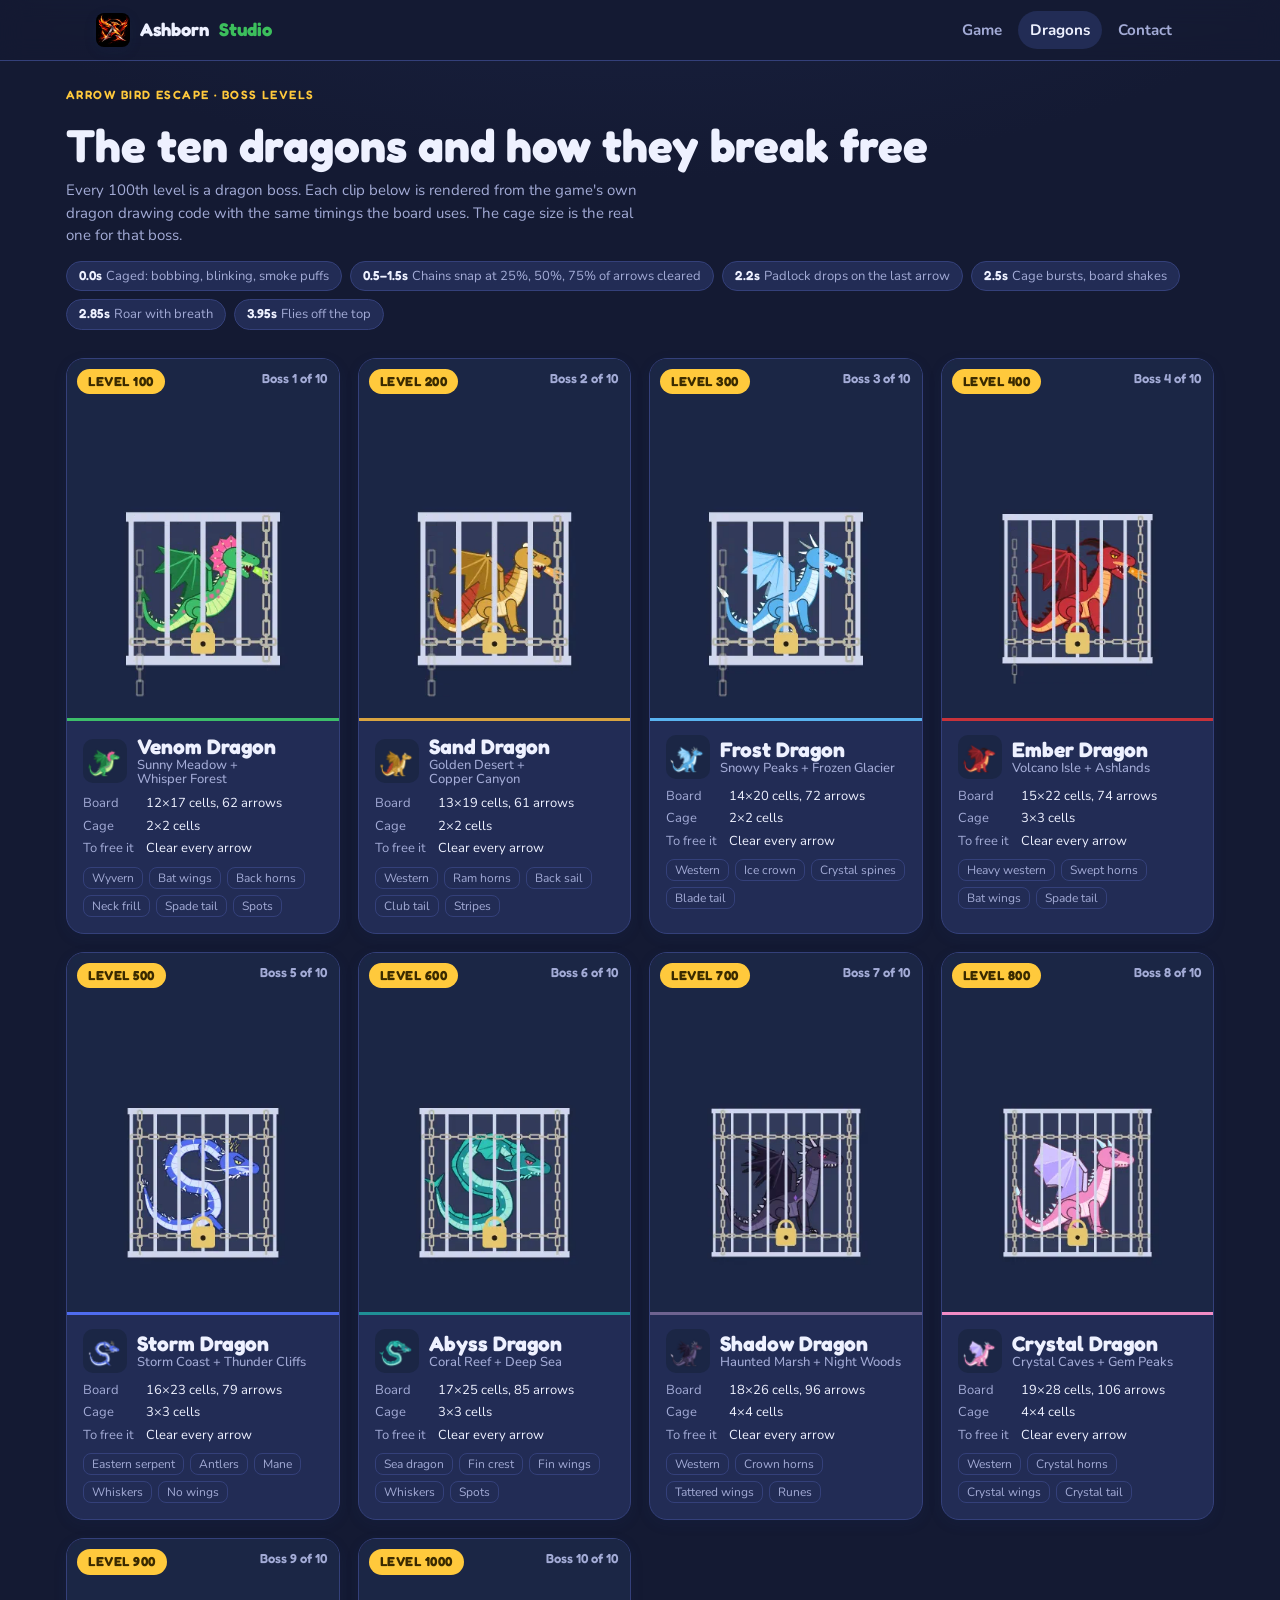
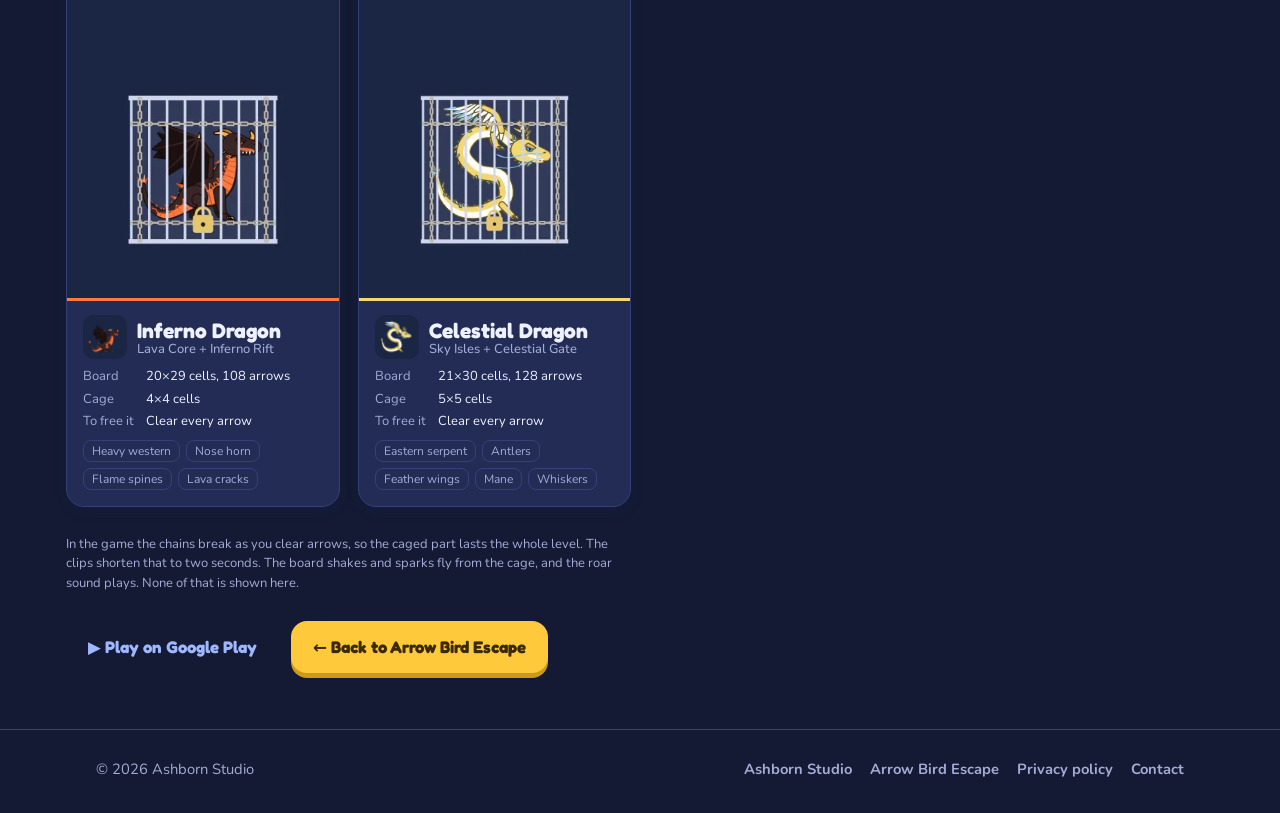
<file: arrow-bird-escape/dragons.html>
<!doctype html>
<html lang="en">
<head>
<meta charset="utf-8">
<meta name="viewport" content="width=device-width, initial-scale=1, viewport-fit=cover">
<link rel="icon" type="image/png" href="../favicon.png">
<link rel="apple-touch-icon" href="../apple-touch-icon.png">
<title>Dragon Bosses · Arrow Bird Escape</title>
<meta name="description" content="Meet the ten dragon bosses of Arrow Bird Escape and watch each one break free from its cage.">
<meta name="theme-color" content="#141a33">
<meta property="og:title" content="The ten dragons of Arrow Bird Escape">
<meta property="og:description" content="Every 100th level a caged dragon waits. Clear every arrow to set it free.">
<meta property="og:image" content="https://theashborndev.github.io/arrow-bird-escape/img/banner.jpg">
<meta name="twitter:card" content="summary_large_image">
<link rel="preconnect" href="https://fonts.googleapis.com">
<link rel="stylesheet" href="https://fonts.googleapis.com/css2?family=Fredoka:wght@500;600;700&family=Nunito:wght@500;700;800&display=swap">
<link rel="stylesheet" href="../site.css">
<style>
/* Layout: a night-sky roster, one card per boss in level order, each card the real in-game animation. Single dark look by choice (matches the game's boss screen). */
:root {
  --sky: #141a33;
  --sky-2: #1c2547;
  --panel: #222c55;
  --line: #34407a;
  --ink: #eef1ff;
  --dim: #a3abd6;
  --gold: #ffc93c;
  --display: "Fredoka", "Trebuchet MS", system-ui, sans-serif;
  --body: "Nunito", "Segoe UI", system-ui, sans-serif;
  color-scheme: dark;
  --bg: #141a33; --bg-2: #222c55; --card: #222c55; --ink: #eef1ff; --link: #9fb7ff;
}
html { background: var(--sky); }
.top { background: color-mix(in srgb, #141a33 85%, transparent); border-bottom-color: var(--line); }
.top .nav a { color: var(--dim); }
.top .nav a:hover, .top .nav a[aria-current="page"] { color: var(--ink); background: var(--panel); }
.page { padding: 28px 0 56px; }
.card { scroll-margin-top: 80px; }
.card:target { outline: 3px solid var(--gold); outline-offset: 2px; }
body {
  background: radial-gradient(1200px 600px at 50% -10%, var(--sky-2), var(--sky) 70%) var(--sky);
  color: var(--ink);
  font-family: var(--body);
  font-size: 15px;
  line-height: 1.5;
}
.page .wrap { max-width: 1180px; display: grid; gap: 28px; }
header { display: grid; gap: 10px; }
.eyebrow { font-family: var(--display); font-weight: 600; letter-spacing: .12em; text-transform: uppercase; font-size: 12px; color: var(--gold); }
h1 { font-family: var(--display); font-weight: 700; font-size: clamp(30px, 5vw, 46px); line-height: 1.05; margin: 0; text-wrap: balance; }
.lede { color: var(--dim); max-width: 64ch; margin: 0; }
.timeline { display: flex; flex-wrap: wrap; gap: 8px; margin: 4px 0 0; padding: 0; list-style: none; }
.timeline li { background: var(--panel); border: 1px solid var(--line); border-radius: 999px; padding: 4px 12px; font-size: 13px; color: var(--dim); }
.timeline b { color: var(--ink); font-family: var(--display); font-weight: 600; font-variant-numeric: tabular-nums; margin-right: 4px; }
.grid { display: grid; grid-template-columns: repeat(auto-fill, minmax(min(100%, 260px), 1fr)); gap: 18px; }
.card {
  --c: #fff;
  background: var(--panel);
  border: 1px solid var(--line);
  border-radius: 18px;
  overflow: hidden;
  display: grid;
  grid-template-rows: auto 1fr;
  min-width: 0;
}
.stage { position: relative; aspect-ratio: 3 / 4; max-width: 100%; background: #1b2445; border-bottom: 3px solid var(--c); }
.stage img { display: block; width: 100%; height: 100%; object-fit: cover; }
.lvl {
  position: absolute; top: 10px; left: 10px;
  background: var(--gold); color: #3a2a00;
  font-family: var(--display); font-weight: 700; font-size: 13px; letter-spacing: .04em;
  border-radius: 999px; padding: 3px 11px;
}
.num { position: absolute; top: 10px; right: 12px; font-family: var(--display); font-weight: 600; font-size: 13px; color: var(--dim); }
.info { padding: 14px 16px 16px; display: grid; gap: 8px; align-content: start; min-width: 0; }
.name { display: flex; align-items: center; gap: 10px; }
.name img { width: 44px; height: 44px; border-radius: 10px; background: #1b2445; flex: none; object-fit: cover; }
.name h2 { font-family: var(--display); font-weight: 700; font-size: 21px; margin: 0; line-height: 1.1; }
.name small { display: block; color: var(--dim); font-size: 13px; font-family: var(--body); font-weight: 500; }
dl { display: grid; grid-template-columns: auto 1fr; gap: 3px 12px; margin: 0; font-size: 13px; }
dt { color: var(--dim); }
dd { margin: 0; font-variant-numeric: tabular-nums; }
.parts { display: flex; flex-wrap: wrap; gap: 6px; }
.parts span { font-size: 12px; border: 1px solid var(--line); border-radius: 8px; padding: 1px 8px; color: var(--dim); }
.note { color: var(--dim); font-size: 13px; max-width: 70ch; }
.back { display: flex; flex-wrap: wrap; gap: 12px; }
@media (max-width: 560px) {
  .grid { grid-template-columns: 1fr 1fr; gap: 10px; }
  .num, .name img { display: none; }
  .lvl { top: 8px; left: 8px; font-size: 11px; padding: 2px 9px; }
  .info { padding: 10px 10px 12px; gap: 6px; }
  .name h2 { font-size: 17px; }
  .name small { font-size: 11px; line-height: 1.3; margin-top: 2px; }
  dl { grid-template-columns: 1fr; gap: 0; font-size: 12px; }
  dt { margin-top: 4px; font-size: 11px; text-transform: uppercase; letter-spacing: .04em; }
  .parts { gap: 4px; }
  .parts span { font-size: 10.5px; padding: 0 6px; }
  .timeline li { font-size: 12px; }
}
@media (max-width: 330px) { .grid { grid-template-columns: 1fr; } }
@media (prefers-reduced-motion: reduce) { .timeline li { transition: none; } }
</style>
</head>
<body>
<a class="skip" href="#grid">Skip to the dragons</a>
<header class="top">
  <div class="wrap">
    <a class="brand" href="../" aria-label="Ashborn Studio home"><img src="../studio/emblem-256.webp" alt="" width="34" height="34" style="border-radius:8px">Ashborn <span class="full">Studio</span></a>
    <nav class="nav" aria-label="Main">
      <a href="./">Game</a>
      <a href="dragons.html" aria-current="page">Dragons</a>
      <a href="../#contact">Contact</a>
    </nav>
  </div>
</header>
<div class="page"><div class="wrap">
  <header>
    <div class="eyebrow">Arrow Bird Escape · boss levels</div>
    <h1>The ten dragons and how they break free</h1>
    <p class="lede">Every 100th level is a dragon boss. Each clip below is rendered from the game's own dragon drawing code with the same timings the board uses. The cage size is the real one for that boss.</p>
    <ul class="timeline" aria-label="Animation sequence">
      <li><b>0.0s</b>Caged: bobbing, blinking, smoke puffs</li>
      <li><b>0.5–1.5s</b>Chains snap at 25%, 50%, 75% of arrows cleared</li>
      <li><b>2.2s</b>Padlock drops on the last arrow</li>
      <li><b>2.5s</b>Cage bursts, board shakes</li>
      <li><b>2.85s</b>Roar with breath</li>
      <li><b>3.95s</b>Flies off the top</li>
    </ul>
  </header>

  <main class="grid" id="grid"></main>

  <p class="note">In the game the chains break as you clear arrows, so the caged part lasts the whole level. The clips shorten that to two seconds. The board shakes and sparks fly from the cage, and the roar sound plays. None of that is shown here.</p>
  <div class="back"><a class="btn" href="https://play.google.com/store/apps/details?id=com.mhssolutions.arrowbirdescape" target="_blank" rel="noopener">▶ Play on Google Play</a> <a class="btn btn-gold" href="../#game" style="background:var(--gold);color:#3a2a00;box-shadow:0 5px 0 #c99a1c">← Back to Arrow Bird Escape</a></div>
</div></div>
<footer class="foot">
  <div class="wrap">
    <span>© <span data-year>2026</span> Ashborn Studio</span>
    <nav aria-label="Footer"><a href="../">Ashborn Studio</a><a href="./">Arrow Bird Escape</a><a href="privacy.html">Privacy policy</a><a href="mailto:theashborn.dev@gmail.com">Contact</a></nav>
  </div>
</footer>

<script>
const D = [
  ["Venom", "#3DBE6A", 100, "Sunny Meadow + Whisper Forest", "2×2", "12×17", 62, ["Wyvern", "Bat wings", "Back horns", "Neck frill", "Spade tail", "Spots"]],
  ["Sand", "#D9A441", 200, "Golden Desert + Copper Canyon", "2×2", "13×19", 61, ["Western", "Ram horns", "Back sail", "Club tail", "Stripes"]],
  ["Frost", "#5AB4F0", 300, "Snowy Peaks + Frozen Glacier", "2×2", "14×20", 72, ["Western", "Ice crown", "Crystal spines", "Blade tail"]],
  ["Ember", "#C8323A", 400, "Volcano Isle + Ashlands", "3×3", "15×22", 74, ["Heavy western", "Swept horns", "Bat wings", "Spade tail"]],
  ["Storm", "#4F6CF0", 500, "Storm Coast + Thunder Cliffs", "3×3", "16×23", 79, ["Eastern serpent", "Antlers", "Mane", "Whiskers", "No wings"]],
  ["Abyss", "#1F8F96", 600, "Coral Reef + Deep Sea", "3×3", "17×25", 85, ["Sea dragon", "Fin crest", "Fin wings", "Whiskers", "Spots"]],
  ["Shadow", "#6E6390", 700, "Haunted Marsh + Night Woods", "4×4", "18×26", 96, ["Western", "Crown horns", "Tattered wings", "Runes"]],
  ["Crystal", "#F28CC5", 800, "Crystal Caves + Gem Peaks", "4×4", "19×28", 106, ["Western", "Crystal horns", "Crystal wings", "Crystal tail"]],
  ["Inferno", "#FF7A3D", 900, "Lava Core + Inferno Rift", "4×4", "20×29", 108, ["Heavy western", "Nose horn", "Flame spines", "Lava cracks"]],
  ["Celestial", "#F5D76E", 1000, "Sky Isles + Celestial Gate", "5×5", "21×30", 128, ["Eastern serpent", "Antlers", "Feather wings", "Mane", "Whiskers"]],
];
const grid = document.getElementById("grid");
D.forEach(([name, col, lvl, islands, cage, board, arrows, parts], i) => {
  const n = String(i + 1).padStart(2, "0");
  const el = document.createElement("article");
  el.className = "card";
  el.id = name.toLowerCase();
  el.style.setProperty("--c", col);
  el.innerHTML = `
    <div class="stage">
      <img src="dragons/d${n}.webp" alt="${name} Dragon animation: caged, chains snap, cage bursts, roars and flies away" loading="lazy">
      <span class="lvl">LEVEL ${lvl}</span><span class="num">Boss ${i + 1} of 10</span>
    </div>
    <div class="info">
      <div class="name"><img src="dragons/p${n}.webp" alt=""><h2>${name} Dragon<small>${islands}</small></h2></div>
      <dl>
        <dt>Board</dt><dd>${board} cells, ${arrows} arrows</dd>
        <dt>Cage</dt><dd>${cage} cells</dd>
        <dt>To free it</dt><dd>Clear every arrow</dd>
      </dl>
      <div class="parts">${parts.map(p => `<span>${p}</span>`).join("")}</div>
    </div>`;
  grid.appendChild(el);
});
</script>
<script src="../site.js"></script>
</body>
</html>
</file>
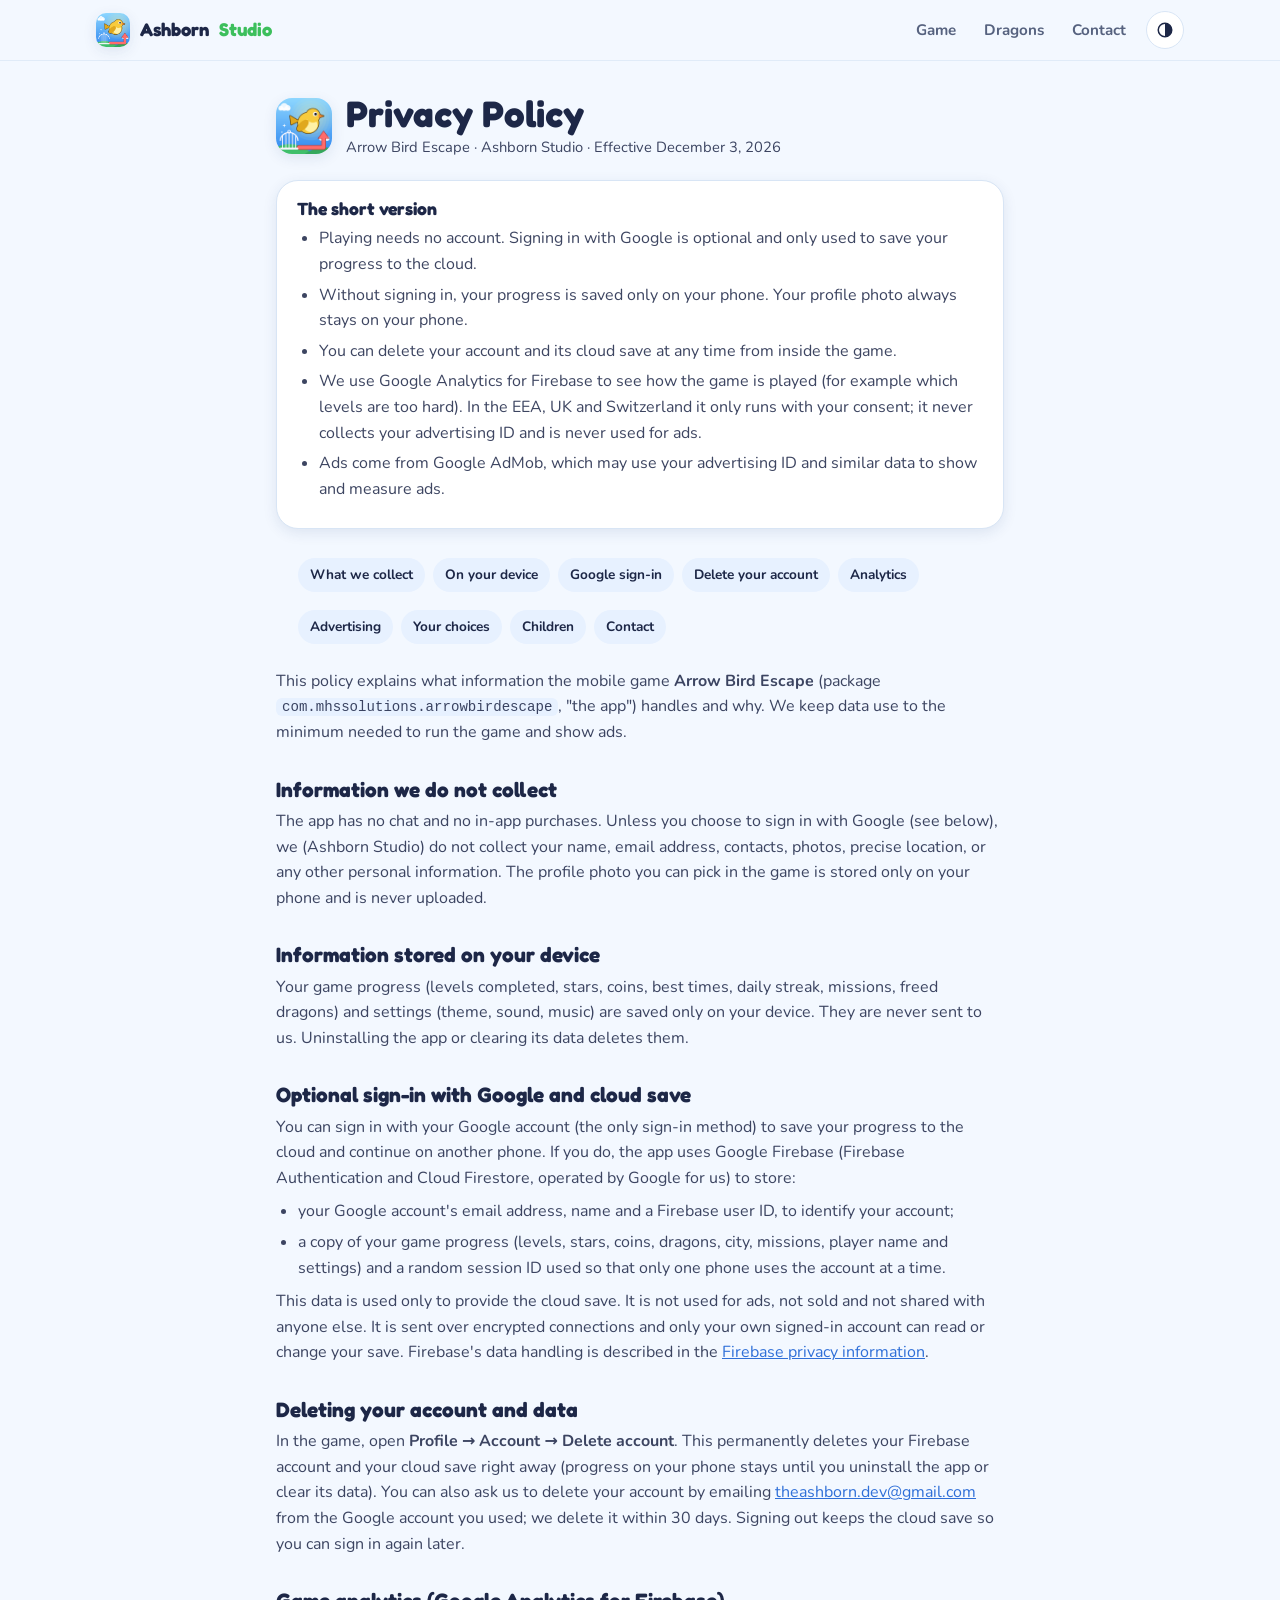
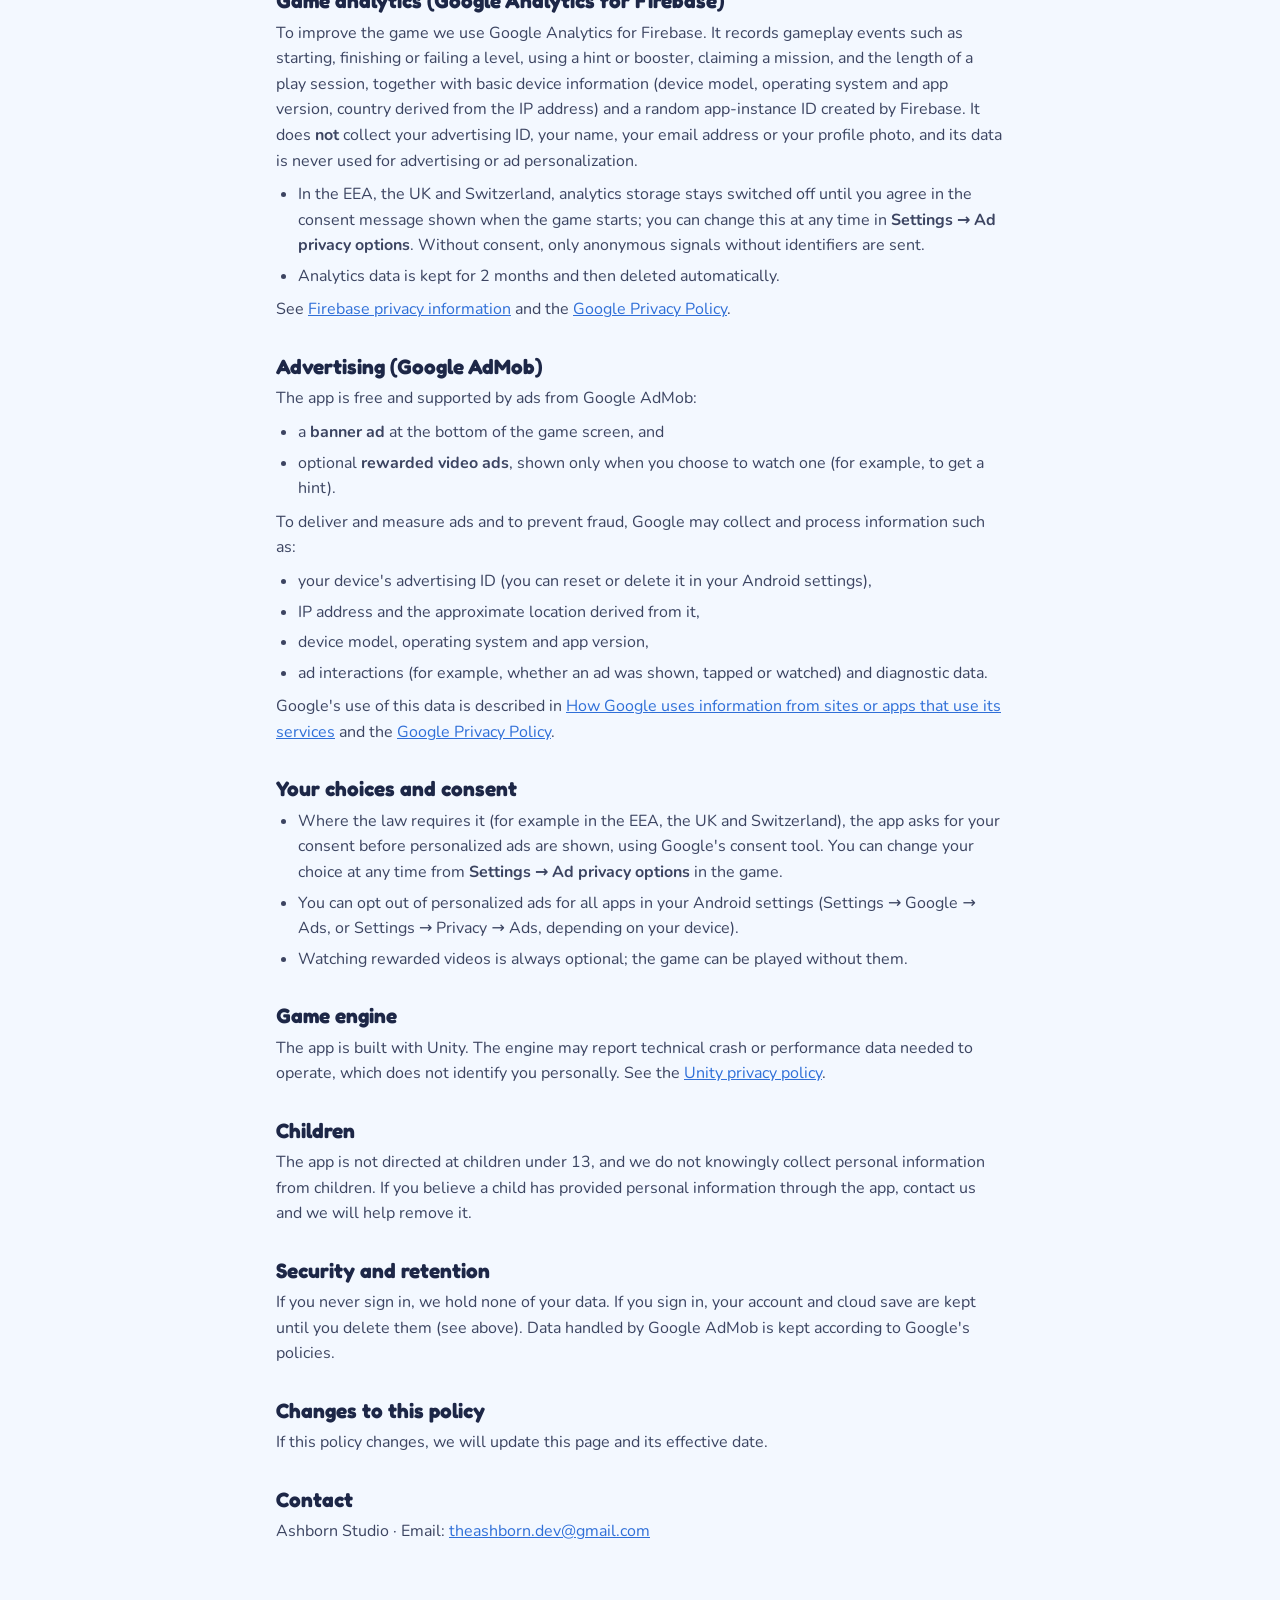
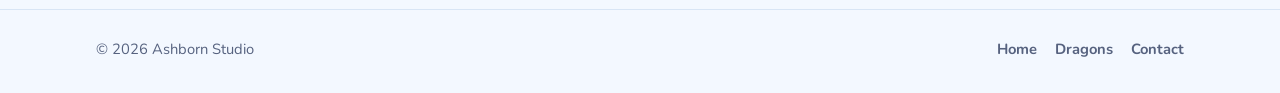
<file: arrow-bird-escape/privacy.html>
<!doctype html>
<html lang="en">
<head>
<meta charset="utf-8">
<meta name="viewport" content="width=device-width, initial-scale=1, viewport-fit=cover">
<title>Privacy Policy · Arrow Bird Escape</title>
<meta name="description" content="Privacy policy for the Arrow Bird Escape mobile game by Ashborn Studio.">
<link rel="canonical" href="https://theashborndev.github.io/arrow-bird-escape/privacy.html">
<link rel="icon" type="image/png" href="../favicon.png">
<link rel="apple-touch-icon" href="../apple-touch-icon.png">
<script>try{var t=localStorage.getItem("mhs-theme");if(t)document.documentElement.setAttribute("data-theme",t)}catch(e){}</script>
<link rel="preconnect" href="https://fonts.googleapis.com">
<link rel="preconnect" href="https://fonts.gstatic.com" crossorigin>
<link rel="stylesheet" href="https://fonts.googleapis.com/css2?family=Fredoka:wght@500;600;700&family=Nunito:wght@500;700;800&display=swap">
<link rel="stylesheet" href="../site.css">
<style>
  .doc { padding: 32px 0 64px; }
  .doc .wrap { max-width: 760px; }
  .doc-head { display: flex; gap: 14px; align-items: center; margin-bottom: 20px; }
  .doc-head img { width: 56px; height: 56px; border-radius: 16px; box-shadow: var(--shadow-sm); flex: none; }
  .doc h1 { font-size: clamp(1.7rem, 6vw, 2.3rem); }
  .meta { color: var(--dim); font-size: .92rem; margin-top: 2px; }
  .summary { padding: 18px 20px; margin: 8px 0 24px; }
  .summary h2 { font-size: 1.1rem; margin-bottom: 8px; }
  .summary ul { margin: 0; padding-left: 20px; color: var(--dim); }
  .toc { display: flex; flex-wrap: wrap; gap: 8px; margin: 0 0 8px; padding: 0; list-style: none; }
  .toc a { display: inline-block; padding: 6px 12px; border-radius: 999px; background: var(--bg-2); color: var(--ink); text-decoration: none; font-weight: 700; font-size: .85rem; }
  .doc h2.s { font-size: 1.3rem; margin: 32px 0 8px; scroll-margin-top: 80px; }
  .doc p, .doc li { color: color-mix(in srgb, var(--ink) 86%, transparent); }
  .doc p + p { margin-top: 10px; }
  .doc ul { padding-left: 22px; margin: 8px 0; }
  .doc li { margin: 5px 0; }
  code { font-size: .88em; background: var(--bg-2); padding: 1px 6px; border-radius: 6px; overflow-wrap: anywhere; }
</style>
</head>
<body>
<a class="skip" href="#main">Skip to content</a>
<header class="top">
  <div class="wrap">
    <a class="brand" href="../" aria-label="Ashborn Studio home"><img src="img/icon.png" alt="" width="34" height="34">Ashborn <span class="full">Studio</span></a>
    <nav class="nav" aria-label="Main">
      <a href="../#game">Game</a>
      <a href="dragons.html">Dragons</a>
      <a href="../#contact">Contact</a>
      <button class="theme-btn" type="button" data-theme-toggle aria-label="Switch light or dark theme">
        <svg viewBox="0 0 24 24" aria-hidden="true"><circle cx="12" cy="12" r="9" fill="none" stroke="currentColor" stroke-width="2"/><path d="M12 3a9 9 0 0 1 0 18z" fill="currentColor"/></svg>
      </button>
    </nav>
  </div>
</header>

<main id="main" class="doc">
<div class="wrap">
  <div class="doc-head">
    <img src="img/icon.png" alt="Arrow Bird Escape icon" width="56" height="56">
    <div>
      <h1>Privacy Policy</h1>
      <p class="meta">Arrow Bird Escape · Ashborn Studio · Effective December 3, 2026</p>
    </div>
  </div>

  <div class="summary card">
    <h2>The short version</h2>
    <ul>
      <li>Playing needs no account. Signing in with Google is optional and only used to save your progress to the cloud.</li>
      <li>Without signing in, your progress is saved only on your phone. Your profile photo always stays on your phone.</li>
      <li>You can delete your account and its cloud save at any time from inside the game.</li>
      <li>We use Google Analytics for Firebase to see how the game is played (for example which levels are too hard). In the EEA, UK and Switzerland it only runs with your consent; it never collects your advertising ID and is never used for ads.</li>
      <li>Ads come from Google AdMob, which may use your advertising ID and similar data to show and measure ads.</li>
    </ul>
  </div>

  <ul class="toc" aria-label="Sections">
    <li><a href="#collect">What we collect</a></li>
    <li><a href="#device">On your device</a></li>
    <li><a href="#account">Google sign-in</a></li>
    <li><a href="#delete">Delete your account</a></li>
    <li><a href="#analytics">Analytics</a></li>
    <li><a href="#ads">Advertising</a></li>
    <li><a href="#choices">Your choices</a></li>
    <li><a href="#children">Children</a></li>
    <li><a href="#contact">Contact</a></li>
  </ul>

  <p style="margin-top:20px">This policy explains what information the mobile game <strong>Arrow Bird Escape</strong>
  (package <code>com.mhssolutions.arrowbirdescape</code>, "the app") handles and why.
  We keep data use to the minimum needed to run the game and show ads.</p>

  <h2 class="s" id="collect">Information we do not collect</h2>
  <p>The app has no chat and no in-app purchases. Unless you choose to sign in with Google (see below), we (Ashborn Studio)
  do not collect your name, email address, contacts, photos, precise location, or any other personal information.
  The profile photo you can pick in the game is stored only on your phone and is never uploaded.</p>

  <h2 class="s" id="device">Information stored on your device</h2>
  <p>Your game progress (levels completed, stars, coins, best times, daily streak, missions, freed dragons) and settings
  (theme, sound, music) are saved only on your device. They are never sent to us. Uninstalling the app or clearing its
  data deletes them.</p>

  <h2 class="s" id="account">Optional sign-in with Google and cloud save</h2>
  <p>You can sign in with your Google account (the only sign-in method) to save your progress to the cloud and continue
  on another phone. If you do, the app uses Google Firebase (Firebase Authentication and Cloud Firestore, operated by
  Google for us) to store:</p>
  <ul>
    <li>your Google account's email address, name and a Firebase user ID, to identify your account;</li>
    <li>a copy of your game progress (levels, stars, coins, dragons, city, missions, player name and settings) and a random
    session ID used so that only one phone uses the account at a time.</li>
  </ul>
  <p>This data is used only to provide the cloud save. It is not used for ads, not sold and not shared with anyone else.
  It is sent over encrypted connections and only your own signed-in account can read or change your save.
  Firebase's data handling is described in the <a href="https://firebase.google.com/support/privacy">Firebase privacy information</a>.</p>

  <h2 class="s" id="delete">Deleting your account and data</h2>
  <p>In the game, open <strong>Profile → Account → Delete account</strong>. This permanently deletes your Firebase account
  and your cloud save right away (progress on your phone stays until you uninstall the app or clear its data).
  You can also ask us to delete your account by emailing <a href="mailto:theashborn.dev@gmail.com">theashborn.dev@gmail.com</a>
  from the Google account you used; we delete it within 30 days. Signing out keeps the cloud save so you can sign in again later.</p>

  <h2 class="s" id="analytics">Game analytics (Google Analytics for Firebase)</h2>
  <p>To improve the game we use Google Analytics for Firebase. It records gameplay events such as starting, finishing or
  failing a level, using a hint or booster, claiming a mission, and the length of a play session, together with basic
  device information (device model, operating system and app version, country derived from the IP address) and a
  random app-instance ID created by Firebase. It does <strong>not</strong> collect your advertising ID, your name, your
  email address or your profile photo, and its data is never used for advertising or ad personalization.</p>
  <ul>
    <li>In the EEA, the UK and Switzerland, analytics storage stays switched off until you agree in the consent message
    shown when the game starts; you can change this at any time in <strong>Settings → Ad privacy options</strong>.
    Without consent, only anonymous signals without identifiers are sent.</li>
    <li>Analytics data is kept for 2 months and then deleted automatically.</li>
  </ul>
  <p>See <a href="https://firebase.google.com/support/privacy">Firebase privacy information</a> and the
  <a href="https://policies.google.com/privacy">Google Privacy Policy</a>.</p>

  <h2 class="s" id="ads">Advertising (Google AdMob)</h2>
  <p>The app is free and supported by ads from Google AdMob:</p>
  <ul>
    <li>a <strong>banner ad</strong> at the bottom of the game screen, and</li>
    <li>optional <strong>rewarded video ads</strong>, shown only when you choose to watch one (for example, to get a hint).</li>
  </ul>
  <p>To deliver and measure ads and to prevent fraud, Google may collect and process information such as:</p>
  <ul>
    <li>your device's advertising ID (you can reset or delete it in your Android settings),</li>
    <li>IP address and the approximate location derived from it,</li>
    <li>device model, operating system and app version,</li>
    <li>ad interactions (for example, whether an ad was shown, tapped or watched) and diagnostic data.</li>
  </ul>
  <p>Google's use of this data is described in
  <a href="https://policies.google.com/technologies/partner-sites">How Google uses information from sites or apps that use its services</a>
  and the <a href="https://policies.google.com/privacy">Google Privacy Policy</a>.</p>

  <h2 class="s" id="choices">Your choices and consent</h2>
  <ul>
    <li>Where the law requires it (for example in the EEA, the UK and Switzerland), the app asks for your consent
    before personalized ads are shown, using Google's consent tool. You can change your choice at any time from
    <strong>Settings → Ad privacy options</strong> in the game.</li>
    <li>You can opt out of personalized ads for all apps in your Android settings
    (Settings → Google → Ads, or Settings → Privacy → Ads, depending on your device).</li>
    <li>Watching rewarded videos is always optional; the game can be played without them.</li>
  </ul>

  <h2 class="s" id="engine">Game engine</h2>
  <p>The app is built with Unity. The engine may report technical crash or performance data needed
  to operate, which does not identify you personally. See the
  <a href="https://unity.com/legal/game-player-and-app-user-privacy-policy">Unity privacy policy</a>.</p>

  <h2 class="s" id="children">Children</h2>
  <p>The app is not directed at children under 13, and we do not knowingly collect personal information
  from children. If you believe a child has provided personal information through the app, contact us and
  we will help remove it.</p>

  <h2 class="s" id="security">Security and retention</h2>
  <p>If you never sign in, we hold none of your data. If you sign in, your account and cloud save are kept until you
  delete them (see above). Data handled by Google AdMob is kept according to Google's policies.</p>

  <h2 class="s" id="changes">Changes to this policy</h2>
  <p>If this policy changes, we will update this page and its effective date.</p>

  <h2 class="s" id="contact">Contact</h2>
  <p>Ashborn Studio · Email: <a href="mailto:theashborn.dev@gmail.com">theashborn.dev@gmail.com</a></p>
</div>
</main>

<footer class="foot">
  <div class="wrap">
    <span>© <span data-year>2026</span> Ashborn Studio</span>
    <nav aria-label="Footer"><a href="../">Home</a><a href="dragons.html">Dragons</a><a href="mailto:theashborn.dev@gmail.com">Contact</a></nav>
  </div>
</footer>
<script src="../site.js"></script>
</body>
</html>
</file>
<file: site.css>
/* Ashborn Studio site: bright cartoon look matching Arrow Bird Escape. Mobile first. */
:root {
  --sky-1: #7cc8ff; --sky-2: #c4e8ff;
  --bg: #f3f8ff; --bg-2: #e7f1ff; --card: #ffffff; --line: #d8e5f5;
  --ink: #1d2747; --dim: #56627f;
  --green: #3cbf5c; --green-lip: #279044; --gold: #ffc93c; --gold-ink: #4a3500;
  --coral: #ff6b5b; --blue: #4f8df0; --violet: #7b5cf0;
  --link: #2f6fd8;
  --shadow: 0 10px 30px rgba(32, 62, 120, .14);
  --shadow-sm: 0 4px 14px rgba(32, 62, 120, .10);
  --radius: 22px;
  --display: "Fredoka", "Trebuchet MS", system-ui, sans-serif;
  --body: "Nunito", "Segoe UI", system-ui, -apple-system, sans-serif;
  --gutter: max(16px, env(safe-area-inset-left, 0px));
  color-scheme: light;
}
@media (prefers-color-scheme: dark) {
  :root:not([data-theme="light"]) {
    --sky-1: #2b2470; --sky-2: #17143d;
    --bg: #131130; --bg-2: #1a173f; --card: #221e52; --line: #332d6e;
    --ink: #eef0ff; --dim: #aab0d8; --link: #9fb7ff;
    --shadow: 0 10px 30px rgba(0, 0, 0, .35); --shadow-sm: 0 4px 14px rgba(0, 0, 0, .3);
    color-scheme: dark;
  }
}
:root[data-theme="dark"] {
  --sky-1: #2b2470; --sky-2: #17143d;
  --bg: #131130; --bg-2: #1a173f; --card: #221e52; --line: #332d6e;
  --ink: #eef0ff; --dim: #aab0d8; --link: #9fb7ff;
  --shadow: 0 10px 30px rgba(0, 0, 0, .35); --shadow-sm: 0 4px 14px rgba(0, 0, 0, .3);
  color-scheme: dark;
}

*, *::before, *::after { box-sizing: border-box; }
html { scroll-behavior: smooth; -webkit-text-size-adjust: 100%; scroll-padding-top: 76px; }
body {
  margin: 0; background: var(--bg); color: var(--ink);
  font: 16px/1.6 var(--body); overflow-x: hidden;
  -webkit-font-smoothing: antialiased;
}
img { max-width: 100%; display: block; }
a { color: var(--link); }
h1, h2, h3 { font-family: var(--display); font-weight: 700; line-height: 1.12; margin: 0; text-wrap: balance; }
p { margin: 0; }
.wrap { width: 100%; max-width: 1120px; margin: 0 auto; padding-left: var(--gutter); padding-right: max(16px, env(safe-area-inset-right, 0px)); }
.skip { position: absolute; left: -999px; top: 8px; background: var(--card); padding: 8px 12px; border-radius: 10px; z-index: 50; }
.skip:focus { left: 8px; }
:focus-visible { outline: 3px solid var(--gold); outline-offset: 3px; border-radius: 6px; }

/* Header */
.top {
  position: sticky; top: 0; z-index: 20;
  background: color-mix(in srgb, var(--bg) 82%, transparent);
  -webkit-backdrop-filter: blur(12px); backdrop-filter: blur(12px);
  border-bottom: 1px solid color-mix(in srgb, var(--line) 70%, transparent);
  padding-top: env(safe-area-inset-top, 0px);
}
.top .wrap { display: flex; align-items: center; justify-content: space-between; gap: 12px; height: 60px; }
.brand { display: flex; align-items: center; gap: 10px; text-decoration: none; color: var(--ink); font-family: var(--display); font-weight: 700; font-size: 1.15rem; white-space: nowrap; }
.brand img { width: 34px; height: 34px; border-radius: 10px; box-shadow: var(--shadow-sm); }
.brand span { color: var(--green); }
.nav { display: flex; align-items: center; gap: 4px; }
.nav a { color: var(--dim); text-decoration: none; font-weight: 700; font-size: .95rem; padding: 8px 12px; border-radius: 999px; }
.nav a:hover, .nav a[aria-current="page"] { color: var(--ink); background: var(--bg-2); }
.theme-btn {
  width: 38px; height: 38px; border-radius: 999px; border: 1px solid var(--line); background: var(--card);
  color: var(--ink); cursor: pointer; display: grid; place-items: center; flex: none; margin-left: 4px;
}
.theme-btn svg { width: 18px; height: 18px; }
@media (max-width: 520px) {
  .brand .full { display: none; }
  .nav a { padding: 8px 9px; font-size: .9rem; }
}

/* Buttons */
.btn {
  display: inline-flex; align-items: center; justify-content: center; gap: 10px;
  min-height: 52px; padding: 10px 22px; border-radius: 16px; border: 0;
  font: 700 1.05rem/1.1 var(--display); text-decoration: none; cursor: pointer;
  transition: transform .12s ease, box-shadow .12s ease;
}
.btn:active { transform: translateY(3px); }
.btn-green { background: var(--green); color: #fff; box-shadow: 0 5px 0 var(--green-lip), var(--shadow-sm); }
.btn-green:active { box-shadow: 0 2px 0 var(--green-lip); }
.btn-light { background: var(--card); color: var(--ink); box-shadow: 0 5px 0 var(--line), var(--shadow-sm); }
.btn-light:active { box-shadow: 0 2px 0 var(--line); }
.play-badge {
  display: inline-flex; align-items: center; gap: 10px; min-height: 52px; padding: 8px 18px 8px 14px;
  background: #0d0f14; color: #fff; border-radius: 14px; text-decoration: none; font-family: var(--display);
  font-weight: 600; font-size: 1.1rem; line-height: 1.05; box-shadow: var(--shadow-sm);
}
.play-badge small { display: block; font: 600 .7rem/1.2 var(--body); opacity: .8; letter-spacing: .02em; text-transform: uppercase; }
.play-badge svg { width: 26px; height: 26px; flex: none; }
a.play-badge { transition: transform .15s ease; }
a.play-badge:hover { transform: translateY(-2px); }
a.play-badge:focus-visible { outline: 3px solid var(--gold); outline-offset: 3px; }

/* Sections */
section { padding: 56px 0; }
.eyebrow { font: 600 .8rem/1 var(--display); letter-spacing: .14em; text-transform: uppercase; color: var(--coral); margin-bottom: 10px; }
.h2 { font-size: clamp(1.7rem, 5.2vw, 2.5rem); margin-bottom: 12px; }
.lead { color: var(--dim); font-size: 1.06rem; max-width: 62ch; }
.center { text-align: center; }
.center .lead { margin-left: auto; margin-right: auto; }
.card { background: var(--card); border: 1px solid var(--line); border-radius: var(--radius); box-shadow: var(--shadow-sm); }

/* Footer */
.foot { border-top: 1px solid var(--line); padding: 28px 0 calc(32px + env(safe-area-inset-bottom, 0px)); color: var(--dim); font-size: .92rem; }
.foot .wrap { display: flex; flex-wrap: wrap; gap: 10px 24px; justify-content: space-between; align-items: center; }
.foot nav { display: flex; flex-wrap: wrap; gap: 6px 18px; }
.foot a { color: var(--dim); text-decoration: none; font-weight: 700; }
.foot a:hover { color: var(--ink); }

@media (prefers-reduced-motion: reduce) {
  html { scroll-behavior: auto; }
  *, *::before, *::after { animation: none !important; transition: none !important; }
}
</file>
